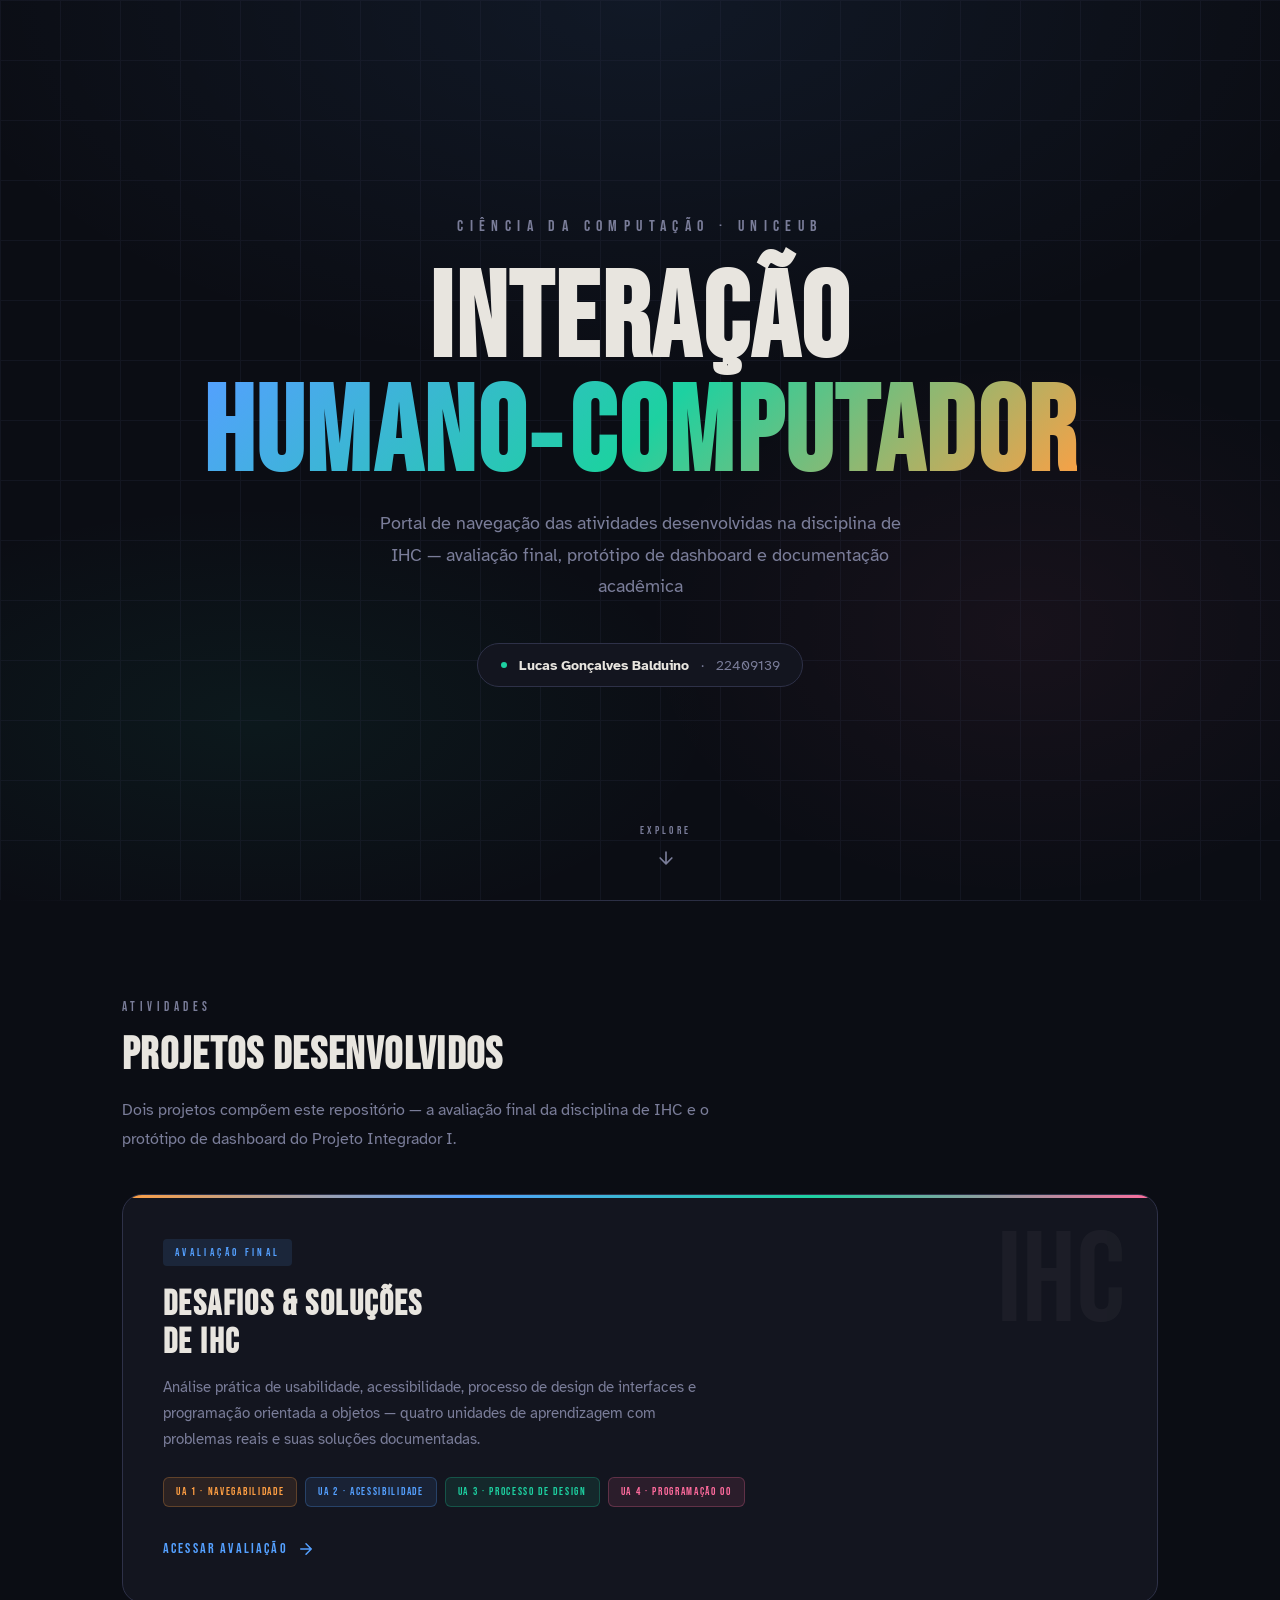
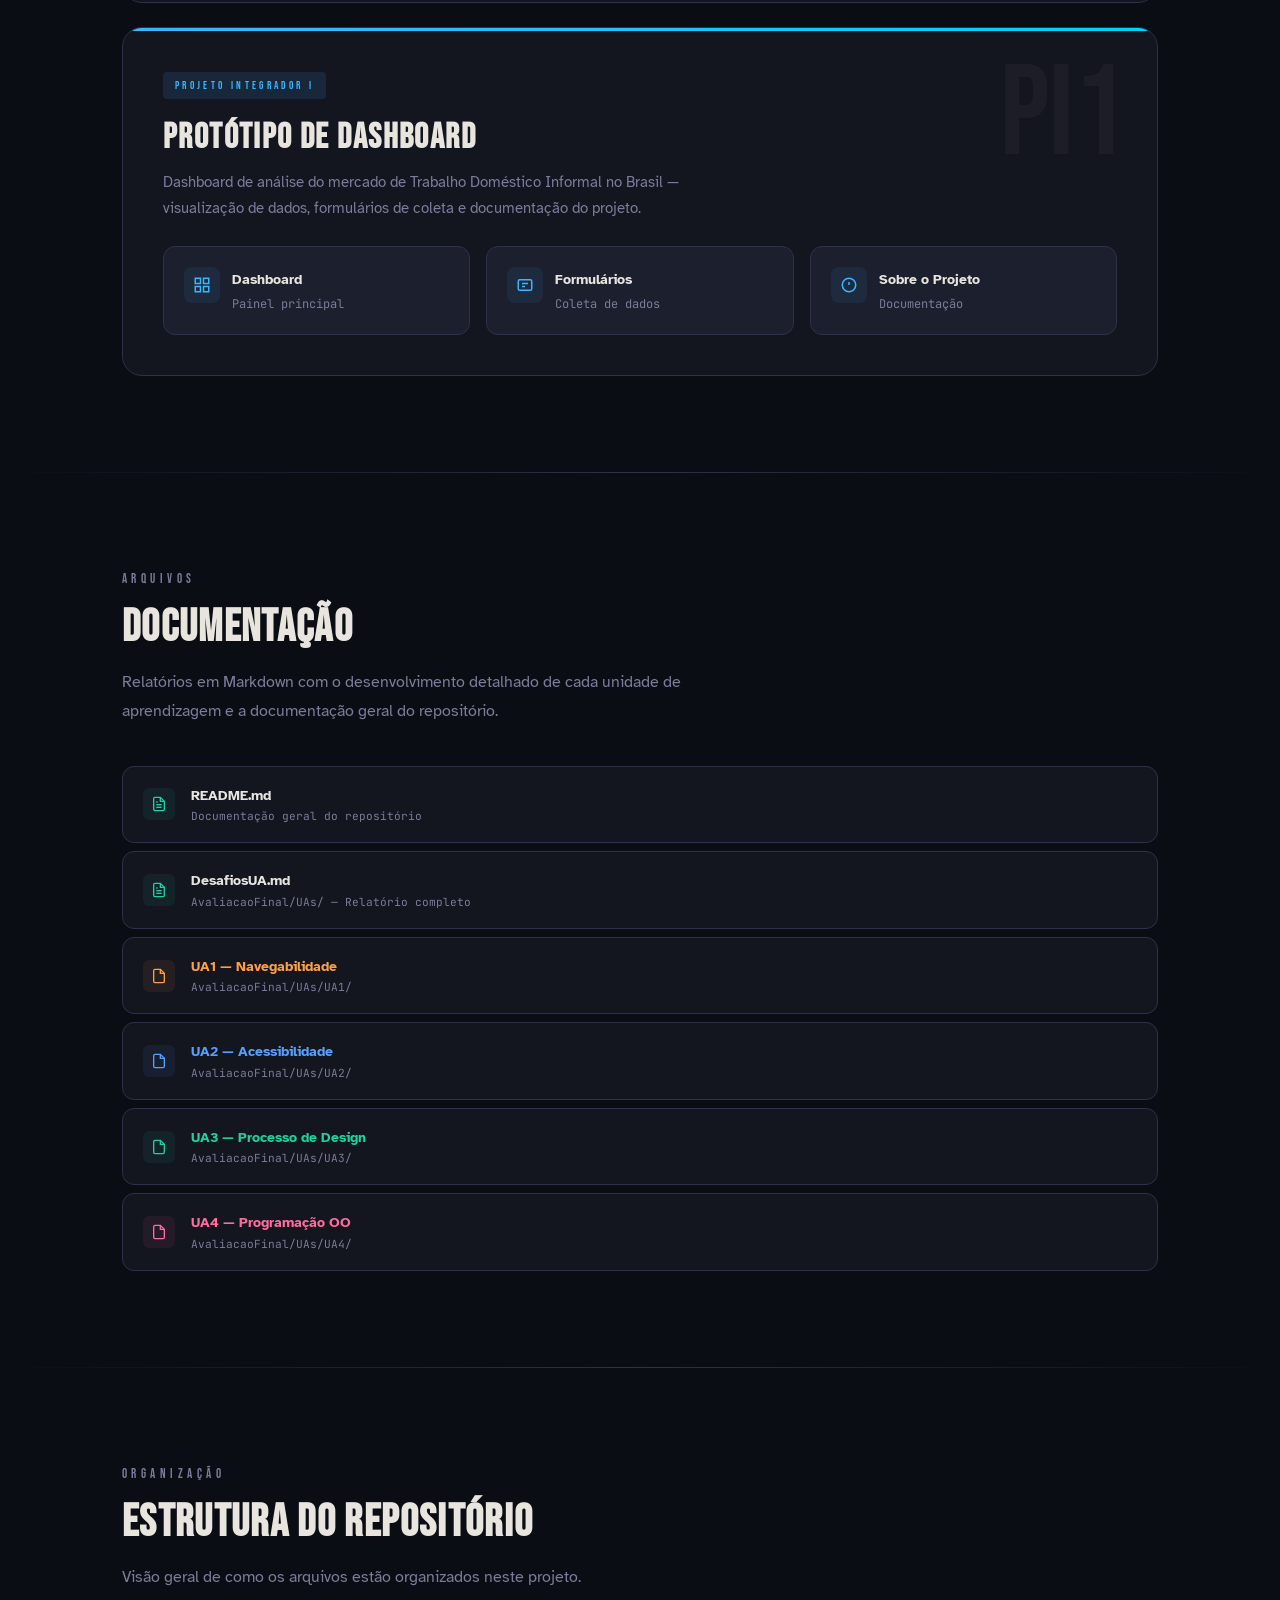
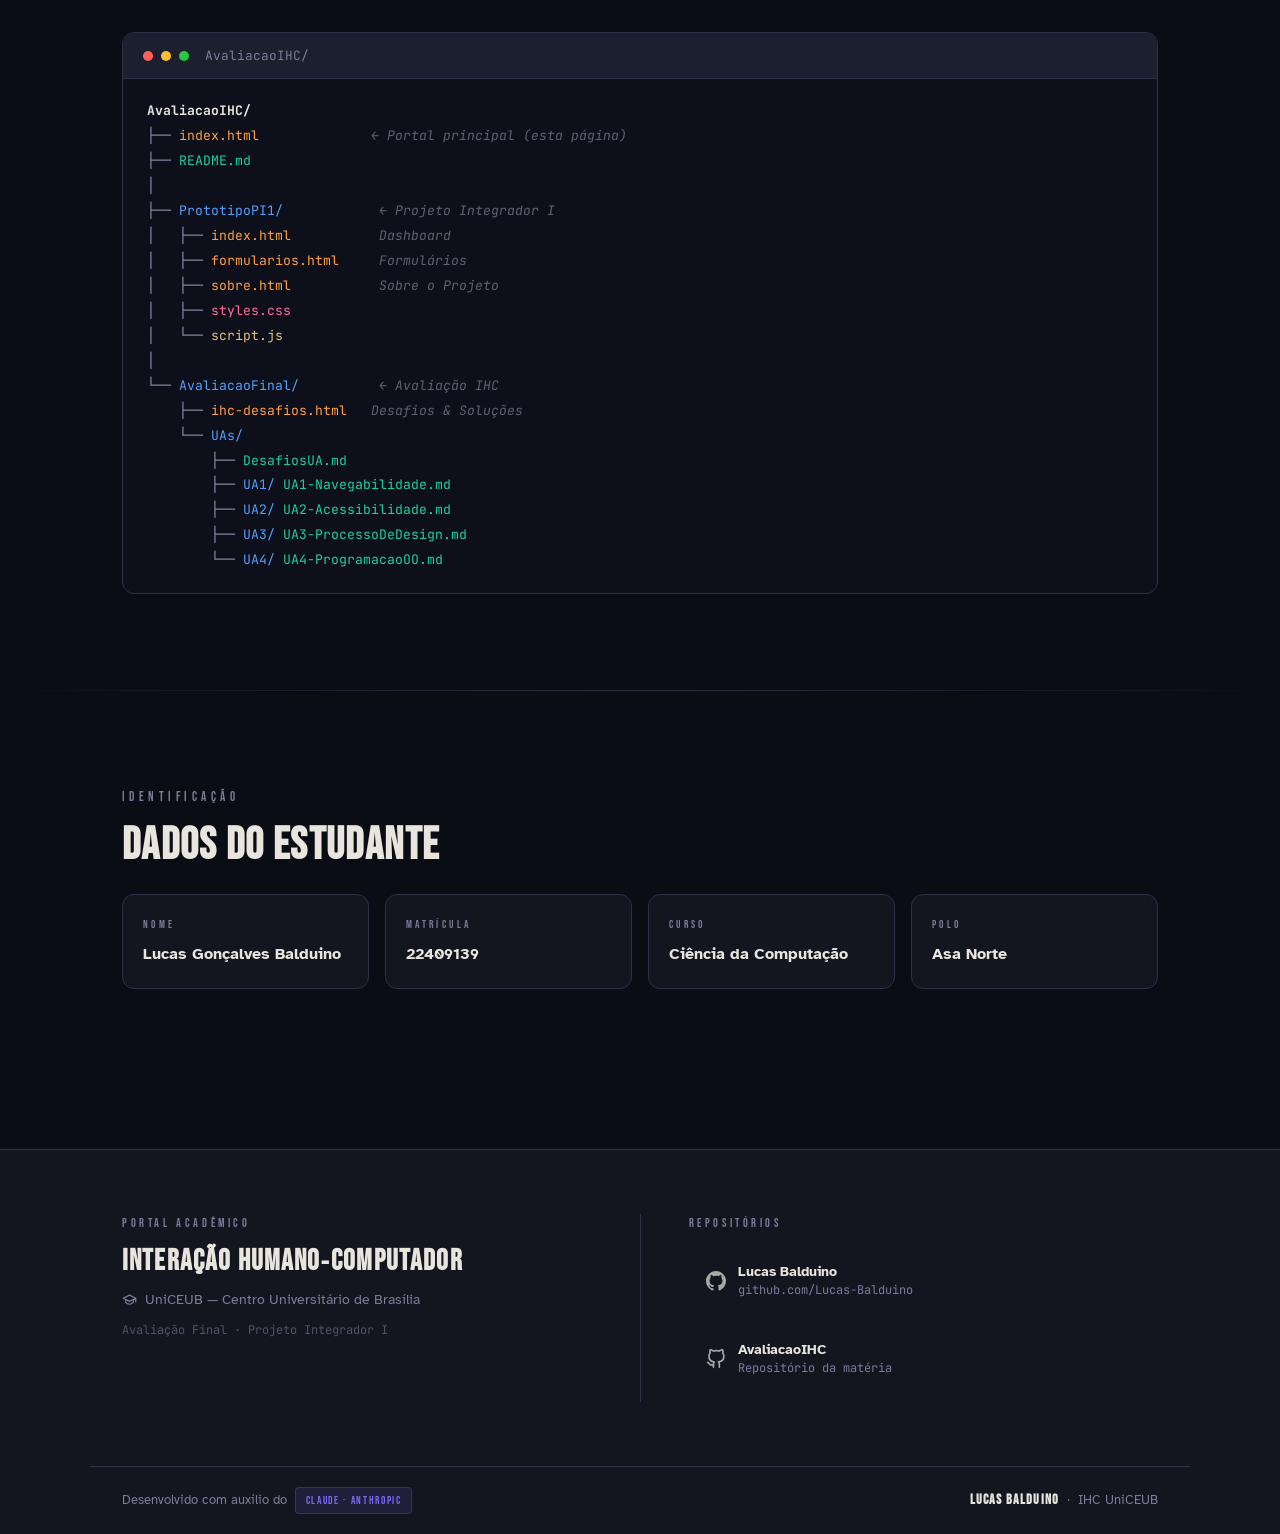
<file: index.html>
<!DOCTYPE html>
<html lang="pt-BR">
<head>
  <meta charset="UTF-8">
  <meta name="viewport" content="width=device-width, initial-scale=1.0">
  <meta name="description" content="Portal de navegação das atividades de Interação Humano-Computador (IHC) — UniCEUB. Acesse a avaliação final com os desafios das UAs e o protótipo de dashboard do Projeto Integrador I.">
  <title>IHC — Portal de Atividades | Lucas Balduino · UniCEUB</title>

  <!--
    ══════════════════════════════════════════════
    ACESSIBILIDADE — Prática 1: Fontes Legíveis
    Atkinson Hyperlegible: projetada pela Braille
    Institute para maximizar legibilidade, incluindo
    pessoas com baixa visão.
    Bebas Neue: títulos display com alta distinção.
    JetBrains Mono: detalhes técnicos monoespaçados.
    ══════════════════════════════════════════════
  -->
  <link rel="preconnect" href="https://fonts.googleapis.com">
  <link href="https://fonts.googleapis.com/css2?family=Bebas+Neue&family=Atkinson+Hyperlegible:ital,wght@0,400;0,700;1,400&family=JetBrains+Mono:wght@400;500&display=swap" rel="stylesheet">

  <style>
    /* ═══════════════════════════════════════════
       DESIGN TOKENS
       Paleta escura de alto contraste.
       Mesmas variáveis de ihc-desafios.html para
       manter coesão visual no repositório.
       ═══════════════════════════════════════════ */
    :root {
      --bg: #0b0d14;
      --surface: #13151f;
      --surface2: #1c1f2e;
      --surface3: #252840;
      --border: #2e3148;
      --text: #e8e5df;
      --muted: #7a7d99;

      /* Cores das Unidades de Aprendizagem */
      --ua1: #ff9f43;
      --ua2: #54a0ff;
      --ua3: #1dd1a1;
      --ua4: #ff6b9d;

      /* Cor do Projeto Integrador */
      --pi: #38b6ff;

      /* Espaçamentos reutilizáveis */
      --section-pad: clamp(3rem, 8vw, 6rem) 2rem;
    }

    /* ═══════════════════════════════════════════
       RESET & BASE
       ═══════════════════════════════════════════ */
    * { margin: 0; padding: 0; box-sizing: border-box; }

    html {
      scroll-behavior: smooth;
    }

    body {
      font-family: 'Atkinson Hyperlegible', sans-serif;
      background: var(--bg);
      color: var(--text);
      line-height: 1.7;
      overflow-x: hidden;
    }

    /* ═══════════════════════════════════════════
       ACESSIBILIDADE — Prática 2: Skip Link
       (WCAG 2.4.1) Permite usuários de teclado
       e leitores de tela pularem diretamente ao
       conteúdo principal, sem percorrer navegação.
       ═══════════════════════════════════════════ */
    .skip-link {
      position: absolute;
      top: -100%;
      left: 1rem;
      z-index: 999;
      padding: 0.75rem 1.5rem;
      background: var(--ua2);
      color: #fff;
      font-weight: 700;
      border-radius: 0 0 8px 8px;
      text-decoration: none;
      transition: top 0.2s;
    }

    .skip-link:focus {
      top: 0;
    }

    /* ═══════════════════════════════════════════
       ACESSIBILIDADE — Prática 3: Focus Visível
       (WCAG 2.4.7) Indicador de foco customizado
       de alto contraste para navegação por teclado.
       ═══════════════════════════════════════════ */
    :focus-visible {
      outline: 2px solid var(--ua2);
      outline-offset: 3px;
    }

    /* ═══════════════════════════════════════════
       ACESSIBILIDADE — Prática 4: Reduced Motion
       (WCAG 2.3.3) Desativa todas as animações e
       transições para usuários que preferem
       movimento reduzido nas configurações do SO.
       ═══════════════════════════════════════════ */
    @media (prefers-reduced-motion: reduce) {
      *, *::before, *::after {
        animation-duration: 0.01ms !important;
        animation-iteration-count: 1 !important;
        transition-duration: 0.01ms !important;
      }
      html { scroll-behavior: auto; }
    }

    /* ═══════════════════════════════════════════
       ACESSIBILIDADE — Prática 5: SR-Only
       Texto visualmente oculto mas acessível a
       leitores de tela para contexto extra.
       ═══════════════════════════════════════════ */
    .sr-only {
      position: absolute;
      width: 1px;
      height: 1px;
      padding: 0;
      margin: -1px;
      overflow: hidden;
      clip: rect(0, 0, 0, 0);
      white-space: nowrap;
      border: 0;
    }

    /* ─────────────────────────────────────────
       HERO
       ───────────────────────────────────────── */
    .hero {
      min-height: 100vh;
      display: flex;
      flex-direction: column;
      justify-content: center;
      align-items: center;
      text-align: center;
      padding: 4rem 2rem;
      position: relative;
      background:
        radial-gradient(ellipse 80% 60% at 50% 0%, rgba(84,160,255,0.08) 0%, transparent 70%),
        radial-gradient(ellipse 60% 40% at 20% 80%, rgba(29,209,161,0.06) 0%, transparent 60%),
        radial-gradient(ellipse 50% 50% at 80% 70%, rgba(255,107,157,0.05) 0%, transparent 60%),
        var(--bg);
    }

    .hero::before {
      content: '';
      position: absolute;
      inset: 0;
      background-image:
        linear-gradient(var(--border) 1px, transparent 1px),
        linear-gradient(90deg, var(--border) 1px, transparent 1px);
      background-size: 60px 60px;
      opacity: 0.25;
      pointer-events: none;
    }

    .hero-eyebrow {
      font-family: 'Bebas Neue', sans-serif;
      font-size: 1rem;
      letter-spacing: 0.4em;
      color: var(--muted);
      margin-bottom: 1.5rem;
      text-transform: uppercase;
      position: relative;
    }

    .hero-title {
      font-family: 'Bebas Neue', sans-serif;
      font-size: clamp(3.2rem, 10vw, 7.5rem);
      line-height: 0.95;
      letter-spacing: 0.02em;
      color: var(--text);
      position: relative;
      margin-bottom: 1rem;
    }

    .hero-title span {
      display: block;
      background: linear-gradient(135deg, #54a0ff 0%, #1dd1a1 50%, #ff9f43 100%);
      -webkit-background-clip: text;
      -webkit-text-fill-color: transparent;
      background-clip: text;
    }

    .hero-subtitle {
      font-size: 1.1rem;
      color: var(--muted);
      max-width: 540px;
      margin: 0 auto 2.5rem;
      position: relative;
      line-height: 1.8;
    }

    .hero-badge {
      display: inline-flex;
      align-items: center;
      gap: 0.75rem;
      padding: 0.6rem 1.4rem;
      background: var(--surface);
      border: 1px solid var(--border);
      border-radius: 100px;
      font-size: 0.85rem;
      color: var(--muted);
      position: relative;
    }

    .hero-badge strong {
      color: var(--text);
      font-weight: 700;
    }

    .hero-badge-dot {
      width: 6px;
      height: 6px;
      border-radius: 50%;
      background: var(--ua3);
    }

    /* Scroll indicator */
    .scroll-hint {
      position: absolute;
      bottom: 2rem;
      left: 50%;
      transform: translateX(-50%);
      display: flex;
      flex-direction: column;
      align-items: center;
      gap: 0.5rem;
      color: var(--muted);
      opacity: 0.5;
      animation: scrollPulse 2s ease-in-out infinite;
    }

    .scroll-hint-text {
      font-family: 'Bebas Neue', sans-serif;
      font-size: 0.7rem;
      letter-spacing: 0.3em;
      text-transform: uppercase;
    }

    @keyframes scrollPulse {
      0%, 100% { opacity: 0.3; transform: translateX(-50%) translateY(0); }
      50% { opacity: 0.7; transform: translateX(-50%) translateY(6px); }
    }

    /* ─────────────────────────────────────────
       SECTION LAYOUT
       ───────────────────────────────────────── */
    .section {
      padding: var(--section-pad);
      max-width: 1100px;
      margin: 0 auto;
    }

    .section-divider {
      border: none;
      height: 1px;
      background: linear-gradient(90deg, transparent, var(--border), transparent);
      margin: 0;
    }

    .section-eyebrow {
      font-family: 'Bebas Neue', sans-serif;
      font-size: 0.8rem;
      letter-spacing: 0.35em;
      text-transform: uppercase;
      color: var(--muted);
      margin-bottom: 0.75rem;
    }

    .section-title {
      font-family: 'Bebas Neue', sans-serif;
      font-size: clamp(1.8rem, 4vw, 2.8rem);
      letter-spacing: 0.03em;
      line-height: 1.1;
      color: var(--text);
      margin-bottom: 1rem;
    }

    .section-desc {
      font-size: 1rem;
      color: var(--muted);
      max-width: 600px;
      line-height: 1.8;
      margin-bottom: 2.5rem;
    }

    /* ─────────────────────────────────────────
       PROJECT CARDS
       ───────────────────────────────────────── */
    .projects-grid {
      display: grid;
      gap: 1.5rem;
    }

    /* --- Card: Avaliação Final (Large featured) --- */
    .project-card {
      background: var(--surface);
      border: 1px solid var(--border);
      border-radius: 20px;
      overflow: hidden;
      text-decoration: none;
      color: var(--text);
      display: block;
      transition: border-color 0.3s, box-shadow 0.3s, transform 0.3s;
      position: relative;
    }

    .project-card:hover {
      transform: translateY(-4px);
    }

    .project-card--avaliacao:hover {
      border-color: rgba(84,160,255,0.4);
      box-shadow: 0 20px 60px rgba(84,160,255,0.1), 0 8px 24px rgba(0,0,0,0.3);
    }

    .project-card--dashboard:hover {
      border-color: rgba(56,182,255,0.4);
      box-shadow: 0 20px 60px rgba(56,182,255,0.1), 0 8px 24px rgba(0,0,0,0.3);
    }

    .card-inner {
      padding: 2.5rem;
    }

    .card-badge {
      font-family: 'Bebas Neue', sans-serif;
      font-size: 0.7rem;
      letter-spacing: 0.3em;
      text-transform: uppercase;
      padding: 0.25rem 0.75rem;
      border-radius: 4px;
      display: inline-block;
      margin-bottom: 1.25rem;
    }

    .card-badge--avaliacao {
      background: rgba(84,160,255,0.12);
      color: var(--ua2);
    }

    .card-badge--pi {
      background: rgba(56,182,255,0.12);
      color: var(--pi);
    }

    .card-title {
      font-family: 'Bebas Neue', sans-serif;
      font-size: clamp(1.5rem, 3vw, 2.2rem);
      letter-spacing: 0.04em;
      line-height: 1.1;
      margin-bottom: 0.75rem;
    }

    .card-desc {
      font-size: 0.95rem;
      color: var(--muted);
      line-height: 1.7;
      margin-bottom: 1.5rem;
      max-width: 550px;
    }

    /* UA color tags */
    .ua-tags {
      display: flex;
      flex-wrap: wrap;
      gap: 0.5rem;
      margin-bottom: 1.75rem;
    }

    .ua-tag {
      font-family: 'Bebas Neue', sans-serif;
      font-size: 0.7rem;
      letter-spacing: 0.15em;
      padding: 0.3rem 0.75rem;
      border-radius: 6px;
      border: 1px solid;
    }

    .ua-tag--1 { background: rgba(255,159,67,0.1); color: var(--ua1); border-color: rgba(255,159,67,0.25); }
    .ua-tag--2 { background: rgba(84,160,255,0.1); color: var(--ua2); border-color: rgba(84,160,255,0.25); }
    .ua-tag--3 { background: rgba(29,209,161,0.1); color: var(--ua3); border-color: rgba(29,209,161,0.25); }
    .ua-tag--4 { background: rgba(255,107,157,0.1); color: var(--ua4); border-color: rgba(255,107,157,0.25); }

    /* CTA arrow */
    .card-cta {
      display: inline-flex;
      align-items: center;
      gap: 0.6rem;
      font-family: 'Bebas Neue', sans-serif;
      font-size: 0.9rem;
      letter-spacing: 0.15em;
      text-transform: uppercase;
    }

    .card-cta--avaliacao { color: var(--ua2); }
    .card-cta--pi { color: var(--pi); }

    .card-cta svg {
      transition: transform 0.2s;
    }

    .project-card:hover .card-cta svg {
      transform: translateX(4px);
    }

    /* Decorative number */
    .card-num {
      position: absolute;
      top: 1.5rem;
      right: 2rem;
      font-family: 'Bebas Neue', sans-serif;
      font-size: clamp(5rem, 10vw, 8rem);
      line-height: 1;
      opacity: 0.04;
      pointer-events: none;
      user-select: none;
    }

    /* Gradient accent bar at top of card */
    .card-accent {
      height: 3px;
    }

    .card-accent--avaliacao {
      background: linear-gradient(90deg, var(--ua1), var(--ua2), var(--ua3), var(--ua4));
    }

    .card-accent--pi {
      background: linear-gradient(90deg, var(--pi), #00d2ff);
    }

    /* ─────────────────────────────────────────
       DASHBOARD SUB-PAGES GRID
       ───────────────────────────────────────── */
    .dashboard-grid {
      display: grid;
      grid-template-columns: repeat(3, 1fr);
      gap: 1rem;
      margin-top: 1.5rem;
    }

    @media (max-width: 700px) {
      .dashboard-grid {
        grid-template-columns: 1fr;
      }
    }

    .dash-page {
      background: var(--surface2);
      border: 1px solid var(--border);
      border-radius: 12px;
      padding: 1.25rem;
      text-decoration: none;
      color: var(--text);
      display: flex;
      align-items: flex-start;
      gap: 0.75rem;
      transition: border-color 0.2s, background 0.2s, transform 0.2s;
    }

    .dash-page:hover {
      background: var(--surface3);
      border-color: rgba(56,182,255,0.3);
      transform: translateY(-2px);
    }

    .dash-page-icon {
      flex-shrink: 0;
      width: 36px;
      height: 36px;
      display: flex;
      align-items: center;
      justify-content: center;
      background: rgba(56,182,255,0.08);
      border-radius: 8px;
      color: var(--pi);
    }

    .dash-page-info {
      display: flex;
      flex-direction: column;
      gap: 0.15rem;
    }

    .dash-page-name {
      font-weight: 700;
      font-size: 0.9rem;
    }

    .dash-page-sub {
      font-size: 0.75rem;
      color: var(--muted);
      font-family: 'JetBrains Mono', monospace;
    }

    /* ─────────────────────────────────────────
       DOCUMENTATION SECTION
       ───────────────────────────────────────── */
    .docs-list {
      display: flex;
      flex-direction: column;
      gap: 0.5rem;
    }

    .doc-link {
      display: flex;
      align-items: center;
      gap: 1rem;
      text-decoration: none;
      color: var(--text);
      padding: 1rem 1.25rem;
      background: var(--surface);
      border: 1px solid var(--border);
      border-radius: 12px;
      transition: background 0.2s, border-color 0.2s, transform 0.2s;
    }

    .doc-link:hover {
      background: var(--surface2);
      border-color: var(--ua3);
      transform: translateX(4px);
    }

    .doc-icon {
      flex-shrink: 0;
      width: 32px;
      height: 32px;
      display: flex;
      align-items: center;
      justify-content: center;
      background: rgba(29,209,161,0.08);
      border-radius: 6px;
      color: var(--ua3);
    }

    .doc-info {
      flex: 1;
      display: flex;
      flex-direction: column;
    }

    .doc-name {
      font-weight: 700;
      font-size: 0.9rem;
    }

    .doc-path {
      font-size: 0.7rem;
      color: var(--muted);
      font-family: 'JetBrains Mono', monospace;
    }

    .doc-arrow {
      color: var(--muted);
      opacity: 0;
      transition: opacity 0.2s, transform 0.2s;
    }

    .doc-link:hover .doc-arrow {
      opacity: 1;
      transform: translateX(2px);
    }

    /* ─────────────────────────────────────────
       REPO STRUCTURE
       ───────────────────────────────────────── */
    .tree-block {
      background: #0d0f1a;
      border: 1px solid var(--border);
      border-radius: 12px;
      overflow: hidden;
      margin-top: 2rem;
    }

    .tree-header {
      display: flex;
      align-items: center;
      gap: 0.5rem;
      padding: 0.75rem 1.25rem;
      background: var(--surface2);
      border-bottom: 1px solid var(--border);
    }

    .tree-dot {
      width: 10px;
      height: 10px;
      border-radius: 50%;
    }

    .tree-dot--red { background: #ff5f56; }
    .tree-dot--yellow { background: #ffbd2e; }
    .tree-dot--green { background: #27c93f; }

    .tree-title {
      font-family: 'JetBrains Mono', monospace;
      font-size: 0.8rem;
      color: var(--muted);
      margin-left: 0.5rem;
    }

    .tree-code {
      font-family: 'JetBrains Mono', monospace;
      font-size: 0.82rem;
      line-height: 1.9;
      padding: 1.25rem 1.5rem;
      color: var(--muted);
      white-space: pre;
      overflow-x: auto;
    }

    .tree-code .folder { color: var(--ua2); }
    .tree-code .file-html { color: var(--ua1); }
    .tree-code .file-css { color: var(--ua4); }
    .tree-code .file-js { color: #e5c07b; }
    .tree-code .file-md { color: var(--ua3); }
    .tree-code .highlight { color: var(--text); font-weight: 700; }
    .tree-code .comment { color: #5c6370; font-style: italic; }

    /* ─────────────────────────────────────────
       STUDENT INFO SECTION
       ───────────────────────────────────────── */
    .student-grid {
      display: grid;
      grid-template-columns: repeat(auto-fit, minmax(200px, 1fr));
      gap: 1rem;
      margin-top: 1.5rem;
    }

    .student-item {
      background: var(--surface);
      border: 1px solid var(--border);
      border-radius: 12px;
      padding: 1.25rem;
    }

    .student-label {
      font-family: 'Bebas Neue', sans-serif;
      font-size: 0.7rem;
      letter-spacing: 0.3em;
      text-transform: uppercase;
      color: var(--muted);
      margin-bottom: 0.4rem;
    }

    .student-value {
      font-weight: 700;
      font-size: 1rem;
      color: var(--text);
    }

    /* ─────────────────────────────────────────
       FOOTER (mesmo padrão de ihc-desafios.html)
       ───────────────────────────────────────── */
    footer {
      border-top: 1px solid var(--border);
      margin-top: 4rem;
      background: var(--surface);
    }

    .footer-inner {
      max-width: 1100px;
      margin: 0 auto;
      padding: 4rem 2rem;
      display: grid;
      grid-template-columns: 1fr auto 1fr;
      gap: 3rem;
      align-items: start;
    }

    @media (max-width: 700px) {
      .footer-inner {
        grid-template-columns: 1fr;
        gap: 2.5rem;
      }
      .footer-sep { display: none; }
    }

    .footer-badge {
      font-family: 'Bebas Neue', sans-serif;
      font-size: 0.75rem;
      letter-spacing: 0.3em;
      text-transform: uppercase;
      color: var(--muted);
      margin-bottom: 0.75rem;
    }

    .footer-subject {
      font-family: 'Bebas Neue', sans-serif;
      font-size: 1.8rem;
      letter-spacing: 0.04em;
      color: var(--text);
      line-height: 1.1;
      margin-bottom: 0.6rem;
    }

    .footer-uni {
      display: flex;
      align-items: center;
      gap: 0.5rem;
      font-size: 0.9rem;
      color: var(--muted);
      margin-bottom: 0.5rem;
    }

    .footer-topics {
      font-family: 'JetBrains Mono', monospace;
      font-size: 0.75rem;
      color: var(--muted);
      opacity: 0.6;
      margin-top: 0.25rem;
    }

    .footer-sep {
      width: 1px;
      align-self: stretch;
      background: var(--border);
    }

    .footer-links-col {
      display: flex;
      flex-direction: column;
      gap: 0;
    }

    .footer-link {
      display: flex;
      align-items: center;
      gap: 0.75rem;
      text-decoration: none;
      color: var(--text);
      padding: 0.9rem 1rem;
      border-radius: 10px;
      border: 1px solid transparent;
      transition: background 0.2s, border-color 0.2s, color 0.2s;
      margin-bottom: 0.5rem;
    }

    .footer-link:hover {
      background: var(--surface2);
      border-color: var(--border);
    }

    .footer-link:hover.personal { color: var(--ua3); }
    .footer-link:hover.repo { color: var(--ua2); }

    .footer-link svg {
      flex-shrink: 0;
      opacity: 0.7;
    }

    .footer-link:hover svg { opacity: 1; }

    .footer-link-info { display: flex; flex-direction: column; }

    .footer-link-label {
      font-weight: 700;
      font-size: 0.9rem;
      line-height: 1.3;
    }

    .footer-link-sub {
      font-size: 0.75rem;
      color: var(--muted);
      font-family: 'JetBrains Mono', monospace;
    }

    .footer-bottom {
      border-top: 1px solid var(--border);
      padding: 1.25rem 2rem;
      max-width: 1100px;
      margin: 0 auto;
      display: flex;
      align-items: center;
      justify-content: space-between;
      gap: 1rem;
      flex-wrap: wrap;
    }

    .footer-claude {
      display: flex;
      align-items: center;
      gap: 0.5rem;
      font-size: 0.8rem;
      color: var(--muted);
    }

    .footer-claude-badge {
      font-family: 'Bebas Neue', sans-serif;
      font-size: 0.7rem;
      letter-spacing: 0.15em;
      padding: 0.2rem 0.6rem;
      border-radius: 4px;
      background: rgba(124, 106, 247, 0.12);
      color: #7c6af7;
      border: 1px solid rgba(124, 106, 247, 0.25);
    }

    .footer-author {
      font-size: 0.8rem;
      color: var(--muted);
    }

    .footer-author strong {
      font-family: 'Bebas Neue', sans-serif;
      font-size: 0.9rem;
      letter-spacing: 0.08em;
      color: var(--text);
    }

    /* ─────────────────────────────────────────
       ANIMATIONS
       ───────────────────────────────────────── */
    @keyframes fadeInUp {
      from { opacity: 0; transform: translateY(24px); }
      to { opacity: 1; transform: translateY(0); }
    }

    .hero > * {
      animation: fadeInUp 0.6s ease forwards;
      opacity: 0;
    }

    .hero-eyebrow { animation-delay: 0.1s; }
    .hero-title   { animation-delay: 0.2s; }
    .hero-subtitle { animation-delay: 0.35s; }
    .hero-badge   { animation-delay: 0.5s; }
    .scroll-hint  { animation-delay: 0.7s; }

    /* Scroll-triggered fade */
    .fade-section {
      opacity: 0;
      transform: translateY(30px);
      transition: opacity 0.6s ease, transform 0.6s ease;
    }

    .fade-section.visible {
      opacity: 1;
      transform: translateY(0);
    }

    /* ─────────────────────────────────────────
       RESPONSIVE
       ───────────────────────────────────────── */
    @media (max-width: 600px) {
      .card-inner { padding: 1.5rem; }
      .card-num { display: none; }
      .student-grid { grid-template-columns: 1fr 1fr; }
    }
  </style>
</head>
<body>

  <!--
    ══════════════════════════════════════════════
    ACESSIBILIDADE — Prática 2: Skip Link
    Permite pular toda a navegação e ir direto ao
    conteúdo principal (WCAG 2.4.1)
    ══════════════════════════════════════════════
  -->
  <a class="skip-link" href="#conteudo-principal">Pular para o conteúdo principal</a>

  <!--
    ══════════════════════════════════════════════
    HERO SECTION
    HTML Semântico: <header> identifica o cabeçalho
    principal da página (WCAG 1.3.1)
    ══════════════════════════════════════════════
  -->
  <header class="hero" role="banner">
    <p class="hero-eyebrow" aria-hidden="true">Ciência da Computação · UniCEUB</p>
    <h1 class="hero-title">
      Interação<br>
      <span>Humano&#8209;Computador</span>
    </h1>
    <p class="hero-subtitle">
      Portal de navegação das atividades desenvolvidas na disciplina de IHC — 
      avaliação final, protótipo de dashboard e documentação acadêmica
    </p>
    <div class="hero-badge">
      <span class="hero-badge-dot" aria-hidden="true"></span>
      <strong>Lucas Gonçalves Balduino</strong>
      <span aria-hidden="true">·</span>
      <span>22409139</span>
    </div>

    <div class="scroll-hint" aria-hidden="true">
      <span class="scroll-hint-text">Explore</span>
      <svg width="20" height="20" viewBox="0 0 24 24" fill="none" stroke="currentColor" stroke-width="2" stroke-linecap="round" stroke-linejoin="round"><path d="M12 5v14M19 12l-7 7-7-7"/></svg>
    </div>
  </header>

  <hr class="section-divider">

  <!--
    ══════════════════════════════════════════════
    CONTEÚDO PRINCIPAL
    HTML Semântico: <main> identifica a região
    principal — um único <main> por página (WCAG 1.3.1)
    ══════════════════════════════════════════════
  -->
  <main id="conteudo-principal">

    <!-- ═══════════════════════════════════════
         SEÇÃO: PROJETOS
         ═══════════════════════════════════════ -->
    <section class="section fade-section" aria-labelledby="projetos-titulo">
      <p class="section-eyebrow" aria-hidden="true">Atividades</p>
      <h2 id="projetos-titulo" class="section-title">Projetos Desenvolvidos</h2>
      <p class="section-desc">
        Dois projetos compõem este repositório — a avaliação final da disciplina de IHC 
        e o protótipo de dashboard do Projeto Integrador I.
      </p>

      <div class="projects-grid">

        <!--
          ──────────────────────────────────────
          CARD 1: Avaliação Final IHC
          ACESSIBILIDADE: link descritivo com
          aria-label para contexto completo
          ──────────────────────────────────────
        -->
        <a href="AvaliacaoFinal/ihc-desafios.html"
           class="project-card project-card--avaliacao"
           aria-label="Acessar a página de Desafios e Soluções da avaliação final de IHC, contendo as quatro Unidades de Aprendizagem">
          <div class="card-accent card-accent--avaliacao" aria-hidden="true"></div>
          <div class="card-inner">
            <span class="card-badge card-badge--avaliacao">Avaliação Final</span>
            <h3 class="card-title">Desafios & Soluções<br>de IHC</h3>
            <p class="card-desc">
              Análise prática de usabilidade, acessibilidade, processo de design de interfaces 
              e programação orientada a objetos — quatro unidades de aprendizagem com problemas 
              reais e suas soluções documentadas.
            </p>
            <div class="ua-tags" aria-label="Unidades de Aprendizagem abordadas">
              <span class="ua-tag ua-tag--1">UA 1 · Navegabilidade</span>
              <span class="ua-tag ua-tag--2">UA 2 · Acessibilidade</span>
              <span class="ua-tag ua-tag--3">UA 3 · Processo de Design</span>
              <span class="ua-tag ua-tag--4">UA 4 · Programação OO</span>
            </div>
            <span class="card-cta card-cta--avaliacao">
              Acessar Avaliação
              <svg width="18" height="18" viewBox="0 0 24 24" fill="none" stroke="currentColor" stroke-width="2" stroke-linecap="round" stroke-linejoin="round" aria-hidden="true"><path d="M5 12h14M12 5l7 7-7 7"/></svg>
            </span>
          </div>
          <div class="card-num" aria-hidden="true">IHC</div>
        </a>

        <!--
          ──────────────────────────────────────
          CARD 2: Protótipo de Dashboard
          ──────────────────────────────────────
        -->
        <div class="project-card project-card--dashboard" role="region" aria-labelledby="dashboard-titulo">
          <div class="card-accent card-accent--pi" aria-hidden="true"></div>
          <div class="card-inner">
            <span class="card-badge card-badge--pi">Projeto Integrador I</span>
            <h3 id="dashboard-titulo" class="card-title">Protótipo de Dashboard</h3>
            <p class="card-desc">
              Dashboard de análise do mercado de Trabalho Doméstico Informal no Brasil — 
              visualização de dados, formulários de coleta e documentação do projeto.
            </p>

            <!--
              ACESSIBILIDADE — Prática 6: Navegação Clara
              Links com texto descritivo e ícones
              decorativos marcados com aria-hidden
              (WCAG 2.4.4 — Link Purpose)
            -->
            <nav aria-label="Páginas do protótipo de dashboard">
              <div class="dashboard-grid">
                <a href="PrototipoPI1/index.html" class="dash-page" aria-label="Acessar o painel principal do dashboard">
                  <div class="dash-page-icon" aria-hidden="true">
                    <svg width="18" height="18" viewBox="0 0 24 24" fill="none" stroke="currentColor" stroke-width="2"><rect x="3" y="3" width="7" height="7"/><rect x="14" y="3" width="7" height="7"/><rect x="3" y="14" width="7" height="7"/><rect x="14" y="14" width="7" height="7"/></svg>
                  </div>
                  <div class="dash-page-info">
                    <span class="dash-page-name">Dashboard</span>
                    <span class="dash-page-sub">Painel principal</span>
                  </div>
                </a>
                <a href="PrototipoPI1/formularios.html" class="dash-page" aria-label="Acessar os formulários de coleta de dados">
                  <div class="dash-page-icon" aria-hidden="true">
                    <svg width="18" height="18" viewBox="0 0 24 24" fill="none" stroke="currentColor" stroke-width="2"><rect x="3" y="5" width="18" height="14" rx="2"/><path d="M8 10h8M8 14h4"/></svg>
                  </div>
                  <div class="dash-page-info">
                    <span class="dash-page-name">Formulários</span>
                    <span class="dash-page-sub">Coleta de dados</span>
                  </div>
                </a>
                <a href="PrototipoPI1/sobre.html" class="dash-page" aria-label="Acessar a página sobre o projeto integrador">
                  <div class="dash-page-icon" aria-hidden="true">
                    <svg width="18" height="18" viewBox="0 0 24 24" fill="none" stroke="currentColor" stroke-width="2"><circle cx="12" cy="12" r="9"/><line x1="12" y1="8" x2="12" y2="12"/><line x1="12" y1="16" x2="12.01" y2="16"/></svg>
                  </div>
                  <div class="dash-page-info">
                    <span class="dash-page-name">Sobre o Projeto</span>
                    <span class="dash-page-sub">Documentação</span>
                  </div>
                </a>
              </div>
            </nav>
          </div>
          <div class="card-num" aria-hidden="true">PI1</div>
        </div>

      </div>
    </section>

    <hr class="section-divider">

    <!-- ═══════════════════════════════════════
         SEÇÃO: DOCUMENTAÇÃO
         ═══════════════════════════════════════ -->
    <section class="section fade-section" aria-labelledby="docs-titulo">
      <p class="section-eyebrow" aria-hidden="true">Arquivos</p>
      <h2 id="docs-titulo" class="section-title">Documentação</h2>
      <p class="section-desc">
        Relatórios em Markdown com o desenvolvimento detalhado de cada unidade 
        de aprendizagem e a documentação geral do repositório.
      </p>

      <nav class="docs-list" aria-label="Lista de documentos do repositório">
        <a href="https://github.com/Lucas-Balduino/AvaliacaoIHC/blob/main/README.md"
           target="_blank" rel="noopener noreferrer"
           class="doc-link"
           aria-label="Abrir README.md no GitHub — documentação geral do repositório">
          <div class="doc-icon" aria-hidden="true">
            <svg width="16" height="16" viewBox="0 0 24 24" fill="none" stroke="currentColor" stroke-width="2"><path d="M14 2H6a2 2 0 0 0-2 2v16a2 2 0 0 0 2 2h12a2 2 0 0 0 2-2V8z"/><polyline points="14 2 14 8 20 8"/><line x1="16" y1="13" x2="8" y2="13"/><line x1="16" y1="17" x2="8" y2="17"/><polyline points="10 9 9 9 8 9"/></svg>
          </div>
          <div class="doc-info">
            <span class="doc-name">README.md</span>
            <span class="doc-path">Documentação geral do repositório</span>
          </div>
          <svg class="doc-arrow" width="16" height="16" viewBox="0 0 24 24" fill="none" stroke="currentColor" stroke-width="2" aria-hidden="true"><path d="M5 12h14M12 5l7 7-7 7"/></svg>
        </a>

        <a href="https://github.com/Lucas-Balduino/AvaliacaoIHC/blob/main/AvaliacaoFinal/UAs/DesafiosUA.md"
           target="_blank" rel="noopener noreferrer"
           class="doc-link"
           aria-label="Abrir DesafiosUA.md no GitHub — relatório completo dos desafios">
          <div class="doc-icon" aria-hidden="true">
            <svg width="16" height="16" viewBox="0 0 24 24" fill="none" stroke="currentColor" stroke-width="2"><path d="M14 2H6a2 2 0 0 0-2 2v16a2 2 0 0 0 2 2h12a2 2 0 0 0 2-2V8z"/><polyline points="14 2 14 8 20 8"/><line x1="16" y1="13" x2="8" y2="13"/><line x1="16" y1="17" x2="8" y2="17"/><polyline points="10 9 9 9 8 9"/></svg>
          </div>
          <div class="doc-info">
            <span class="doc-name">DesafiosUA.md</span>
            <span class="doc-path">AvaliacaoFinal/UAs/ — Relatório completo</span>
          </div>
          <svg class="doc-arrow" width="16" height="16" viewBox="0 0 24 24" fill="none" stroke="currentColor" stroke-width="2" aria-hidden="true"><path d="M5 12h14M12 5l7 7-7 7"/></svg>
        </a>

        <a href="https://github.com/Lucas-Balduino/AvaliacaoIHC/blob/main/AvaliacaoFinal/UAs/UA1/UA1-Navegabilidade.md"
           target="_blank" rel="noopener noreferrer"
           class="doc-link"
           aria-label="Abrir UA1 Navegabilidade no GitHub">
          <div class="doc-icon" style="background:rgba(255,159,67,0.08);color:var(--ua1)" aria-hidden="true">
            <svg width="16" height="16" viewBox="0 0 24 24" fill="none" stroke="currentColor" stroke-width="2"><path d="M14 2H6a2 2 0 0 0-2 2v16a2 2 0 0 0 2 2h12a2 2 0 0 0 2-2V8z"/><polyline points="14 2 14 8 20 8"/></svg>
          </div>
          <div class="doc-info">
            <span class="doc-name" style="color:var(--ua1)">UA1 — Navegabilidade</span>
            <span class="doc-path">AvaliacaoFinal/UAs/UA1/</span>
          </div>
          <svg class="doc-arrow" width="16" height="16" viewBox="0 0 24 24" fill="none" stroke="currentColor" stroke-width="2" aria-hidden="true"><path d="M5 12h14M12 5l7 7-7 7"/></svg>
        </a>

        <a href="https://github.com/Lucas-Balduino/AvaliacaoIHC/blob/main/AvaliacaoFinal/UAs/UA2/UA2-Acessibilidade.md"
           target="_blank" rel="noopener noreferrer"
           class="doc-link"
           aria-label="Abrir UA2 Acessibilidade no GitHub">
          <div class="doc-icon" style="background:rgba(84,160,255,0.08);color:var(--ua2)" aria-hidden="true">
            <svg width="16" height="16" viewBox="0 0 24 24" fill="none" stroke="currentColor" stroke-width="2"><path d="M14 2H6a2 2 0 0 0-2 2v16a2 2 0 0 0 2 2h12a2 2 0 0 0 2-2V8z"/><polyline points="14 2 14 8 20 8"/></svg>
          </div>
          <div class="doc-info">
            <span class="doc-name" style="color:var(--ua2)">UA2 — Acessibilidade</span>
            <span class="doc-path">AvaliacaoFinal/UAs/UA2/</span>
          </div>
          <svg class="doc-arrow" width="16" height="16" viewBox="0 0 24 24" fill="none" stroke="currentColor" stroke-width="2" aria-hidden="true"><path d="M5 12h14M12 5l7 7-7 7"/></svg>
        </a>

        <a href="https://github.com/Lucas-Balduino/AvaliacaoIHC/blob/main/AvaliacaoFinal/UAs/UA3/UA3-ProcessoDeDesign.md"
           target="_blank" rel="noopener noreferrer"
           class="doc-link"
           aria-label="Abrir UA3 Processo de Design no GitHub">
          <div class="doc-icon" style="background:rgba(29,209,161,0.08);color:var(--ua3)" aria-hidden="true">
            <svg width="16" height="16" viewBox="0 0 24 24" fill="none" stroke="currentColor" stroke-width="2"><path d="M14 2H6a2 2 0 0 0-2 2v16a2 2 0 0 0 2 2h12a2 2 0 0 0 2-2V8z"/><polyline points="14 2 14 8 20 8"/></svg>
          </div>
          <div class="doc-info">
            <span class="doc-name" style="color:var(--ua3)">UA3 — Processo de Design</span>
            <span class="doc-path">AvaliacaoFinal/UAs/UA3/</span>
          </div>
          <svg class="doc-arrow" width="16" height="16" viewBox="0 0 24 24" fill="none" stroke="currentColor" stroke-width="2" aria-hidden="true"><path d="M5 12h14M12 5l7 7-7 7"/></svg>
        </a>

        <a href="https://github.com/Lucas-Balduino/AvaliacaoIHC/blob/main/AvaliacaoFinal/UAs/UA4/UA4-ProgramacaoOO.md"
           target="_blank" rel="noopener noreferrer"
           class="doc-link"
           aria-label="Abrir UA4 Programação OO no GitHub">
          <div class="doc-icon" style="background:rgba(255,107,157,0.08);color:var(--ua4)" aria-hidden="true">
            <svg width="16" height="16" viewBox="0 0 24 24" fill="none" stroke="currentColor" stroke-width="2"><path d="M14 2H6a2 2 0 0 0-2 2v16a2 2 0 0 0 2 2h12a2 2 0 0 0 2-2V8z"/><polyline points="14 2 14 8 20 8"/></svg>
          </div>
          <div class="doc-info">
            <span class="doc-name" style="color:var(--ua4)">UA4 — Programação OO</span>
            <span class="doc-path">AvaliacaoFinal/UAs/UA4/</span>
          </div>
          <svg class="doc-arrow" width="16" height="16" viewBox="0 0 24 24" fill="none" stroke="currentColor" stroke-width="2" aria-hidden="true"><path d="M5 12h14M12 5l7 7-7 7"/></svg>
        </a>
      </nav>
    </section>

    <hr class="section-divider">

    <!-- ═══════════════════════════════════════
         SEÇÃO: ESTRUTURA DO REPOSITÓRIO
         ═══════════════════════════════════════ -->
    <section class="section fade-section" aria-labelledby="estrutura-titulo">
      <p class="section-eyebrow" aria-hidden="true">Organização</p>
      <h2 id="estrutura-titulo" class="section-title">Estrutura do Repositório</h2>
      <p class="section-desc">
        Visão geral de como os arquivos estão organizados neste projeto.
      </p>

      <div class="tree-block" role="img" aria-label="Árvore de diretórios do repositório mostrando a organização dos arquivos em pastas: PrototipoPI1 para o dashboard, AvaliacaoFinal para os desafios de IHC e UAs para os markdowns">
        <div class="tree-header" aria-hidden="true">
          <span class="tree-dot tree-dot--red"></span>
          <span class="tree-dot tree-dot--yellow"></span>
          <span class="tree-dot tree-dot--green"></span>
          <span class="tree-title">AvaliacaoIHC/</span>
        </div>
        <div class="tree-code" aria-hidden="true"><span class="highlight">AvaliacaoIHC/</span>
├── <span class="file-html">index.html</span>              <span class="comment">← Portal principal (esta página)</span>
├── <span class="file-md">README.md</span>
│
├── <span class="folder">PrototipoPI1/</span>            <span class="comment">← Projeto Integrador I</span>
│   ├── <span class="file-html">index.html</span>           <span class="comment">Dashboard</span>
│   ├── <span class="file-html">formularios.html</span>     <span class="comment">Formulários</span>
│   ├── <span class="file-html">sobre.html</span>           <span class="comment">Sobre o Projeto</span>
│   ├── <span class="file-css">styles.css</span>
│   └── <span class="file-js">script.js</span>
│
└── <span class="folder">AvaliacaoFinal/</span>          <span class="comment">← Avaliação IHC</span>
    ├── <span class="file-html">ihc-desafios.html</span>   <span class="comment">Desafios & Soluções</span>
    └── <span class="folder">UAs/</span>
        ├── <span class="file-md">DesafiosUA.md</span>
        ├── <span class="folder">UA1/</span> <span class="file-md">UA1-Navegabilidade.md</span>
        ├── <span class="folder">UA2/</span> <span class="file-md">UA2-Acessibilidade.md</span>
        ├── <span class="folder">UA3/</span> <span class="file-md">UA3-ProcessoDeDesign.md</span>
        └── <span class="folder">UA4/</span> <span class="file-md">UA4-ProgramacaoOO.md</span></div>
      </div>
    </section>

    <hr class="section-divider">

    <!-- ═══════════════════════════════════════
         SEÇÃO: IDENTIFICAÇÃO DO ESTUDANTE
         ═══════════════════════════════════════ -->
    <section class="section fade-section" aria-labelledby="aluno-titulo">
      <p class="section-eyebrow" aria-hidden="true">Identificação</p>
      <h2 id="aluno-titulo" class="section-title">Dados do Estudante</h2>

      <div class="student-grid">
        <div class="student-item">
          <div class="student-label">Nome</div>
          <div class="student-value">Lucas Gonçalves Balduino</div>
        </div>
        <div class="student-item">
          <div class="student-label">Matrícula</div>
          <div class="student-value">22409139</div>
        </div>
        <div class="student-item">
          <div class="student-label">Curso</div>
          <div class="student-value">Ciência da Computação</div>
        </div>
        <div class="student-item">
          <div class="student-label">Polo</div>
          <div class="student-value">Asa Norte</div>
        </div>
      </div>
    </section>

  </main>

  <!-- ═══════════════════════════════════════
       FOOTER
       Mesmo padrão visual de ihc-desafios.html
       para manter coesão no repositório.
       ═══════════════════════════════════════ -->
  <footer>
    <div class="footer-inner">

      <!-- Coluna: Informações acadêmicas -->
      <div>
        <p class="footer-badge">Portal Acadêmico</p>
        <h3 class="footer-subject">Interação Humano&#8209;Computador</h3>
        <p class="footer-uni">
          <svg width="15" height="15" viewBox="0 0 24 24" fill="none" stroke="currentColor" stroke-width="2" stroke-linecap="round" stroke-linejoin="round" aria-hidden="true">
            <path d="M22 10v6M2 10l10-5 10 5-10 5z"/><path d="M6 12v5c3 3 9 3 12 0v-5"/>
          </svg>
          UniCEUB — Centro Universitário de Brasília
        </p>
        <p class="footer-topics">Avaliação Final · Projeto Integrador I</p>
      </div>

      <!-- Divisor vertical -->
      <div class="footer-sep" aria-hidden="true"></div>

      <!-- Coluna: Links -->
      <div class="footer-links-col">
        <p class="footer-badge">Repositórios</p>

        <a href="https://github.com/Lucas-Balduino"
           target="_blank" rel="noopener noreferrer"
           class="footer-link personal"
           aria-label="GitHub pessoal de Lucas Balduino">
          <svg width="20" height="20" viewBox="0 0 24 24" fill="currentColor" aria-hidden="true">
            <path d="M12 0C5.374 0 0 5.373 0 12c0 5.302 3.438 9.8 8.207 11.387.599.111.793-.261.793-.577v-2.234c-3.338.726-4.033-1.416-4.033-1.416-.546-1.387-1.333-1.756-1.333-1.756-1.089-.745.083-.729.083-.729 1.205.084 1.839 1.237 1.839 1.237 1.07 1.834 2.807 1.304 3.492.997.107-.775.418-1.305.762-1.604-2.665-.305-5.467-1.334-5.467-5.931 0-1.311.469-2.381 1.236-3.221-.124-.303-.535-1.524.117-3.176 0 0 1.008-.322 3.301 1.23A11.509 11.509 0 0112 5.803c1.02.005 2.047.138 3.006.404 2.291-1.552 3.297-1.23 3.297-1.23.653 1.653.242 2.874.118 3.176.77.84 1.235 1.911 1.235 3.221 0 4.609-2.807 5.624-5.479 5.921.43.372.823 1.102.823 2.222v3.293c0 .319.192.694.801.576C20.566 21.797 24 17.3 24 12c0-6.627-5.373-12-12-12z"/>
          </svg>
          <span class="footer-link-info">
            <span class="footer-link-label">Lucas Balduino</span>
            <span class="footer-link-sub">github.com/Lucas-Balduino</span>
          </span>
        </a>

        <a href="https://github.com/Lucas-Balduino/AvaliacaoIHC"
           target="_blank" rel="noopener noreferrer"
           class="footer-link repo"
           aria-label="Repositório de avaliação de IHC">
          <svg width="20" height="20" viewBox="0 0 24 24" fill="none" stroke="currentColor" stroke-width="2" stroke-linecap="round" stroke-linejoin="round" aria-hidden="true">
            <path d="M9 19c-5 1.5-5-2.5-7-3m14 6v-3.87a3.37 3.37 0 0 0-.94-2.61c3.14-.35 6.44-1.54 6.44-7A5.44 5.44 0 0 0 20 4.77 5.07 5.07 0 0 0 19.91 1S18.73.65 16 2.48a13.38 13.38 0 0 0-7 0C6.27.65 5.09 1 5.09 1A5.07 5.07 0 0 0 5 4.77a5.44 5.44 0 0 0-1.5 3.78c0 5.42 3.3 6.61 6.44 7A3.37 3.37 0 0 0 9 18.13V22"/>
          </svg>
          <span class="footer-link-info">
            <span class="footer-link-label">AvaliacaoIHC</span>
            <span class="footer-link-sub">Repositório da matéria</span>
          </span>
        </a>
      </div>

    </div>

    <!-- Barra inferior -->
    <div class="footer-bottom">
      <div class="footer-claude">
        <span>Desenvolvido com auxílio do</span>
        <span class="footer-claude-badge">Claude · Anthropic</span>
      </div>
      <p class="footer-author">
        <strong>Lucas Balduino</strong> &nbsp;·&nbsp; IHC UniCEUB
      </p>
    </div>
  </footer>

  <!-- ═══════════════════════════════════════
       SCRIPTS
       ═══════════════════════════════════════ -->
  <script>
    // ─── Scroll-triggered fade-in ───
    // Aplica animação de entrada suave nas seções
    // conforme entram no viewport (IntersectionObserver)
    const fadeObserver = new IntersectionObserver((entries) => {
      entries.forEach(entry => {
        if (entry.isIntersecting) {
          entry.target.classList.add('visible');
          fadeObserver.unobserve(entry.target);
        }
      });
    }, { threshold: 0.15 });

    document.querySelectorAll('.fade-section').forEach(el => {
      fadeObserver.observe(el);
    });
  </script>

</body>
</html>
</file>
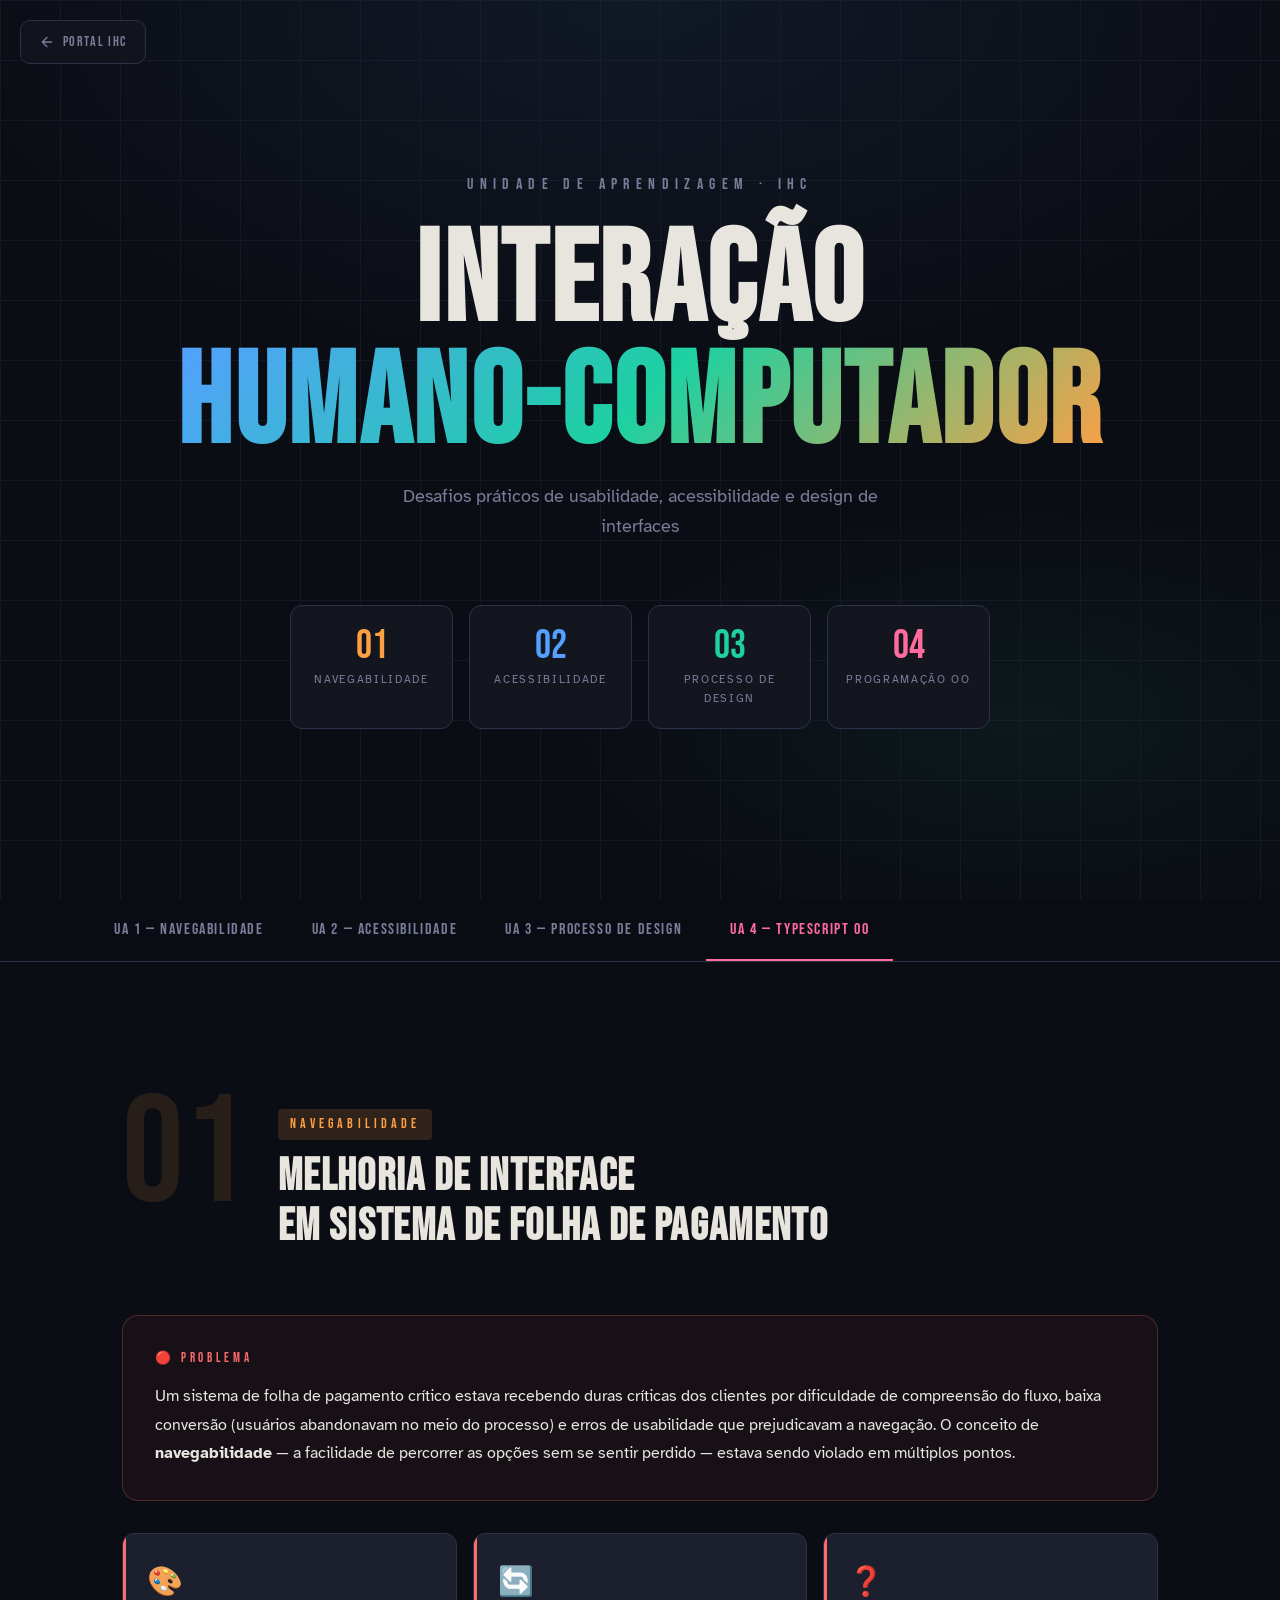
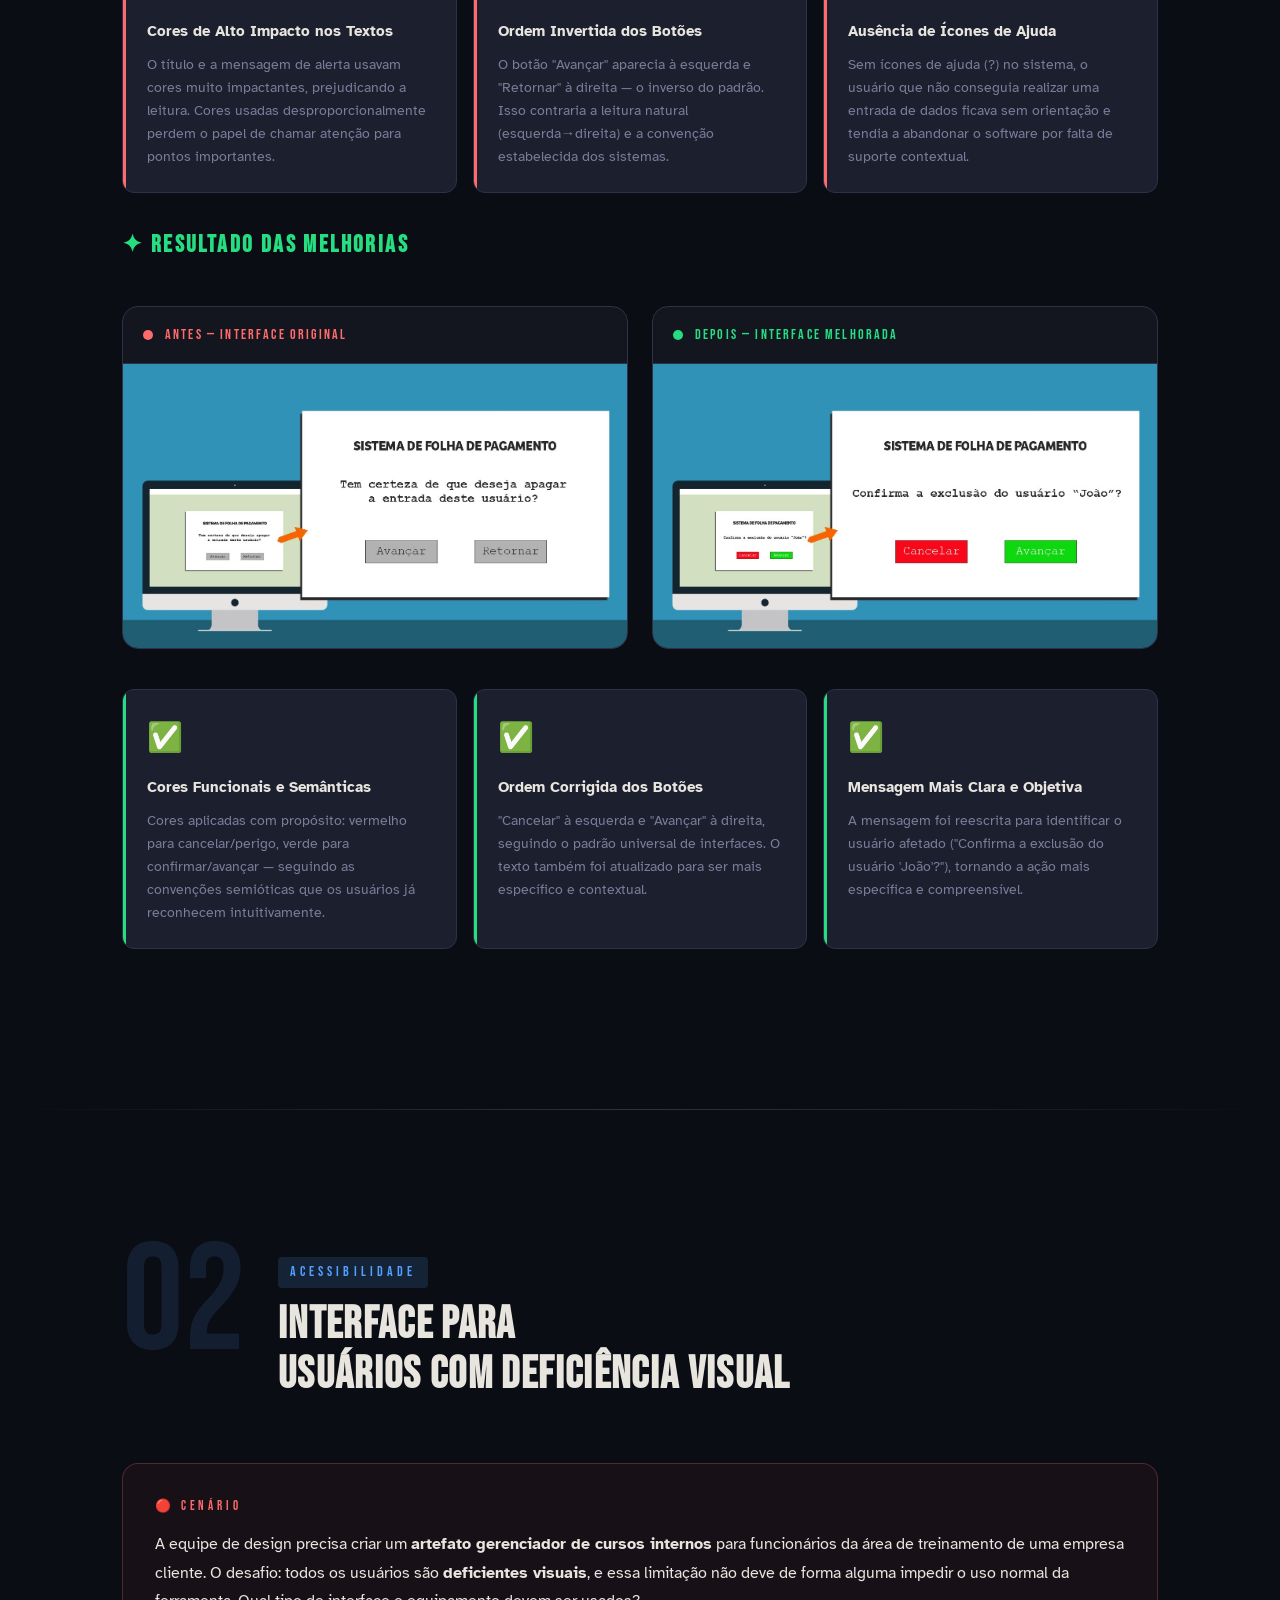
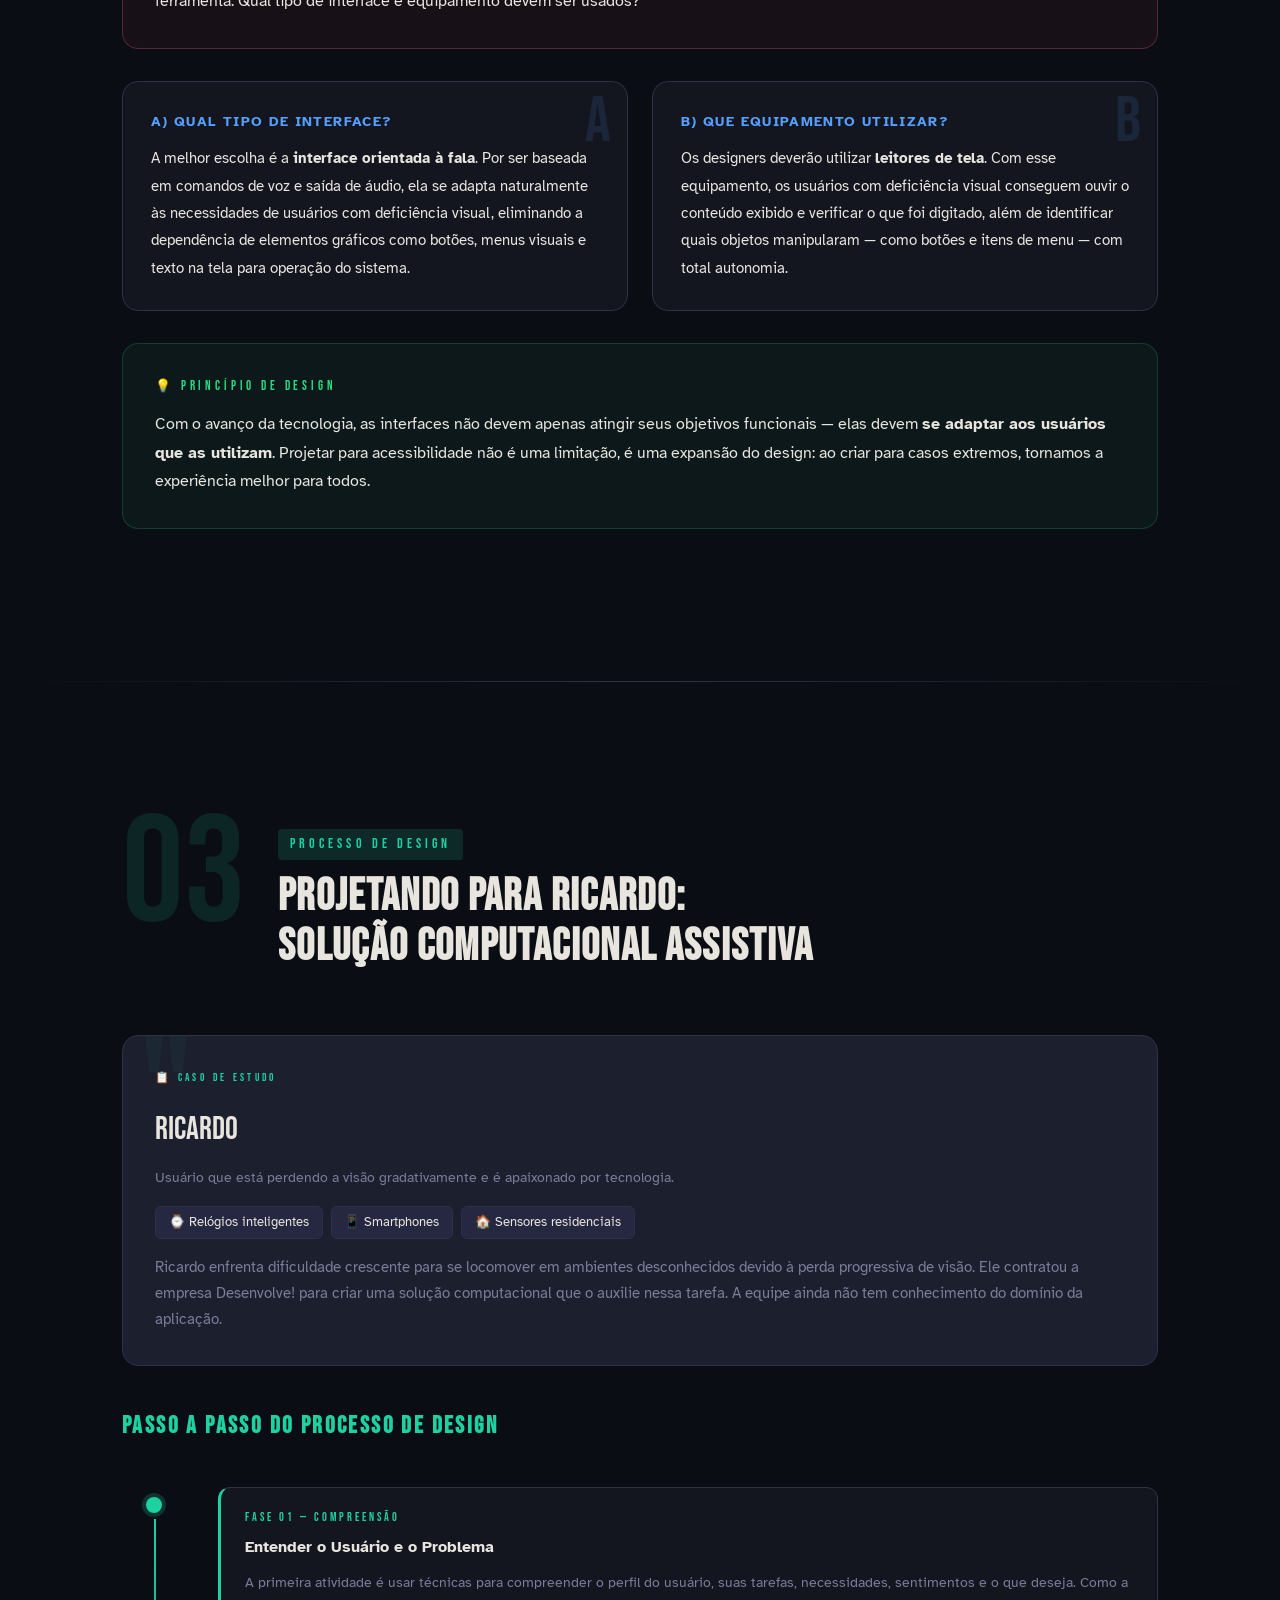
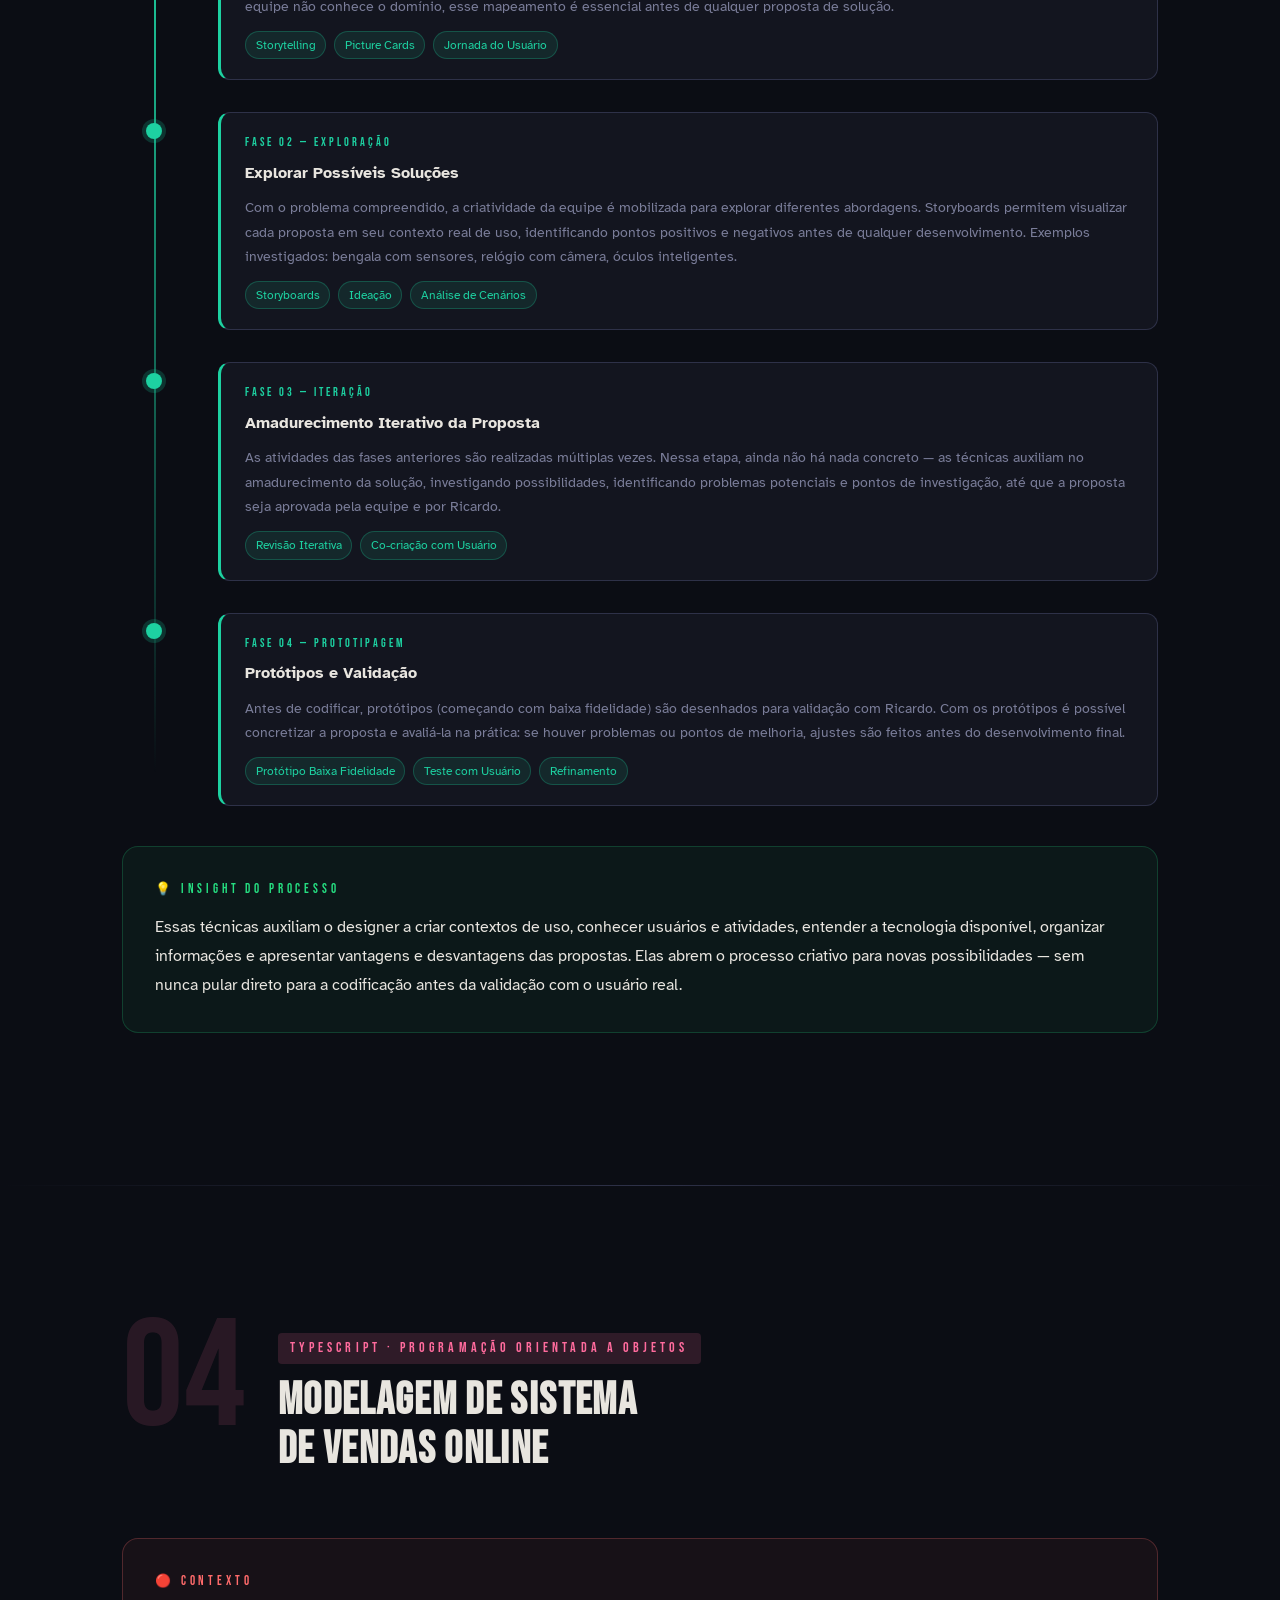
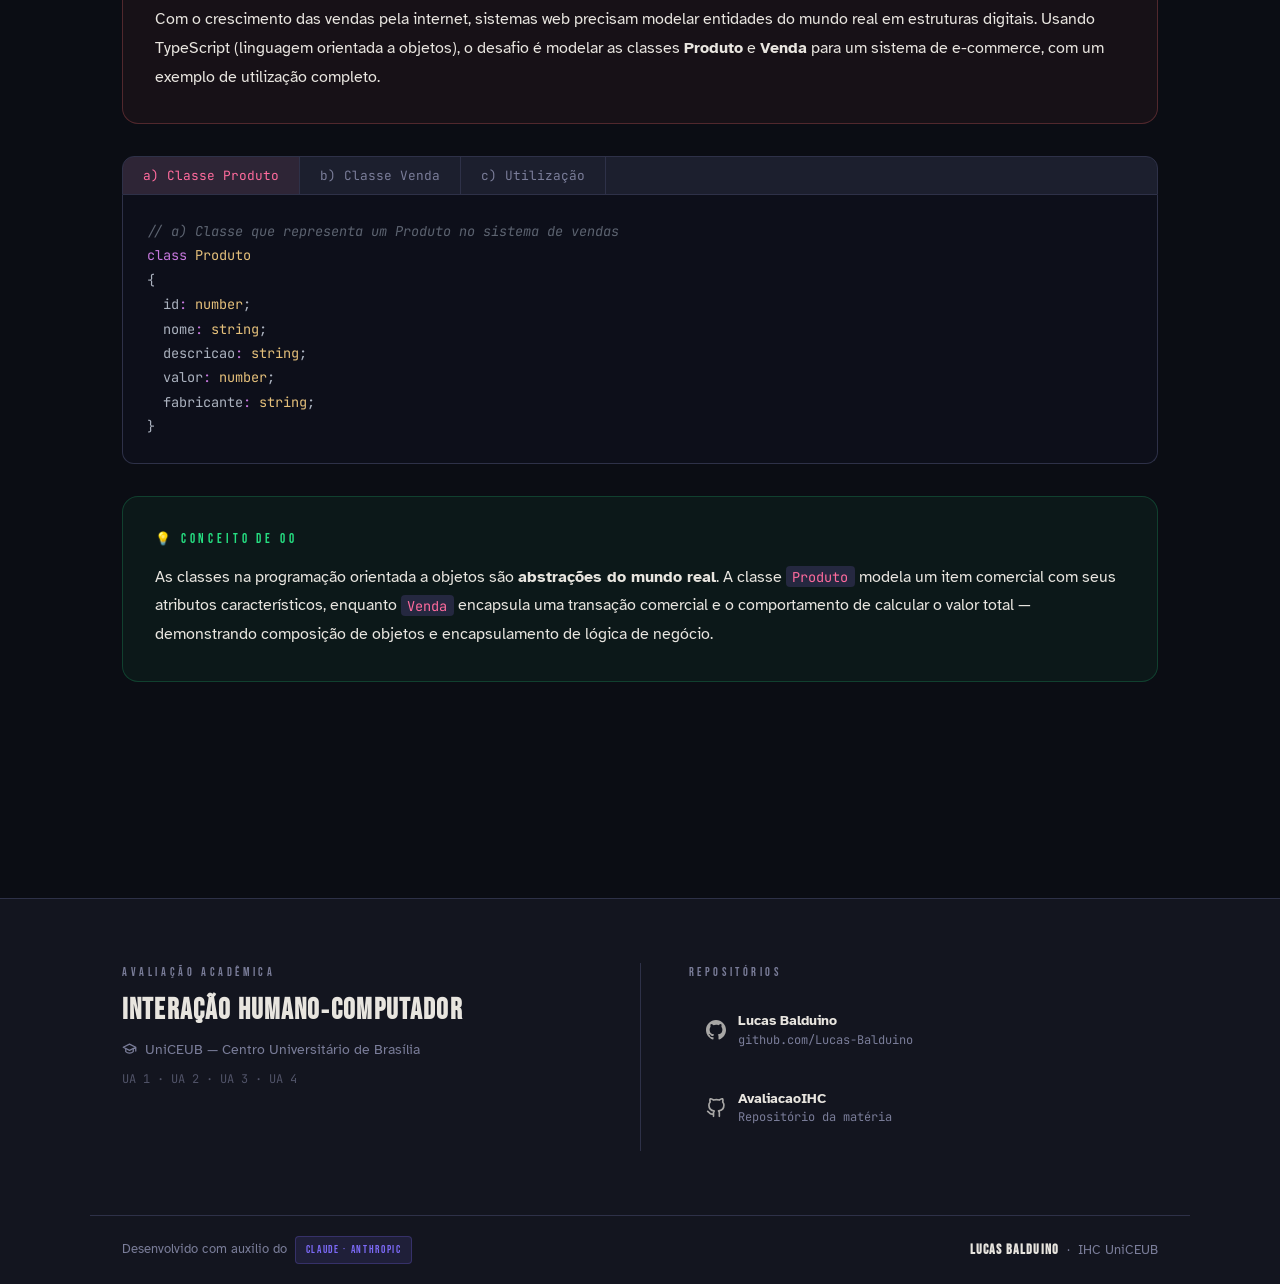
<file: AvaliacaoFinal/ihc-desafios.html>
<!DOCTYPE html>
<html lang="pt-BR">
<head>
  <meta charset="UTF-8">
  <meta name="viewport" content="width=device-width, initial-scale=1.0">
  <title>IHC — Desafios e Soluções</title>
  <link rel="preconnect" href="https://fonts.googleapis.com">
  <link href="https://fonts.googleapis.com/css2?family=Bebas+Neue&family=Atkinson+Hyperlegible:ital,wght@0,400;0,700;1,400&family=JetBrains+Mono:wght@400;500&display=swap" rel="stylesheet">
  <style>
    :root {
      --bg: #0b0d14;
      --surface: #13151f;
      --surface2: #1c1f2e;
      --surface3: #252840;
      --border: #2e3148;
      --text: #e8e5df;
      --muted: #7a7d99;
      --ua1: #ff9f43;
      --ua2: #54a0ff;
      --ua3: #1dd1a1;
      --ua4: #ff6b9d;
      --problem: #ff6b6b;
      --solution: #26de81;
    }

    * { margin: 0; padding: 0; box-sizing: border-box; }

    html { scroll-behavior: smooth; }

    body {
      font-family: 'Atkinson Hyperlegible', sans-serif;
      background: var(--bg);
      color: var(--text);
      line-height: 1.7;
      overflow-x: hidden;
    }

    /* ─── HERO ─── */
    .hero {
      min-height: 100vh;
      display: flex;
      flex-direction: column;
      justify-content: center;
      align-items: center;
      text-align: center;
      padding: 4rem 2rem;
      position: relative;
      background:
        radial-gradient(ellipse 80% 60% at 50% 0%, rgba(84,160,255,0.08) 0%, transparent 70%),
        radial-gradient(ellipse 60% 40% at 80% 80%, rgba(29,209,161,0.06) 0%, transparent 60%),
        var(--bg);
    }

    .hero::before {
      content: '';
      position: absolute;
      inset: 0;
      background-image:
        linear-gradient(var(--border) 1px, transparent 1px),
        linear-gradient(90deg, var(--border) 1px, transparent 1px);
      background-size: 60px 60px;
      opacity: 0.3;
    }

    .hero-eyebrow {
      font-family: 'Bebas Neue', sans-serif;
      font-size: 1rem;
      letter-spacing: 0.4em;
      color: var(--muted);
      margin-bottom: 1.5rem;
      text-transform: uppercase;
      position: relative;
    }

    .hero-title {
      font-family: 'Bebas Neue', sans-serif;
      font-size: clamp(3.5rem, 10vw, 8rem);
      line-height: 0.95;
      letter-spacing: 0.02em;
      color: var(--text);
      position: relative;
      margin-bottom: 1rem;
    }

    .hero-title span {
      display: block;
      background: linear-gradient(135deg, #54a0ff 0%, #1dd1a1 50%, #ff9f43 100%);
      -webkit-background-clip: text;
      -webkit-text-fill-color: transparent;
      background-clip: text;
    }

    .hero-subtitle {
      font-size: 1.1rem;
      color: var(--muted);
      max-width: 500px;
      margin: 0 auto 4rem;
      position: relative;
    }

    .hero-grid {
      display: grid;
      grid-template-columns: repeat(2, 1fr);
      gap: 1rem;
      max-width: 700px;
      width: 100%;
      position: relative;
    }

    @media (min-width: 600px) {
      .hero-grid { grid-template-columns: repeat(4, 1fr); }
    }

    .hero-card {
      background: var(--surface);
      border: 1px solid var(--border);
      border-radius: 12px;
      padding: 1.2rem 1rem;
      text-decoration: none;
      color: var(--text);
      transition: transform 0.2s, border-color 0.2s, box-shadow 0.2s;
      text-align: center;
    }

    .hero-card:hover {
      transform: translateY(-4px);
      box-shadow: 0 12px 40px rgba(0,0,0,0.4);
    }

    .hero-card.ua1:hover { border-color: var(--ua1); box-shadow: 0 12px 40px rgba(255,159,67,0.2); }
    .hero-card.ua2:hover { border-color: var(--ua2); box-shadow: 0 12px 40px rgba(84,160,255,0.2); }
    .hero-card.ua3:hover { border-color: var(--ua3); box-shadow: 0 12px 40px rgba(29,209,161,0.2); }
    .hero-card.ua4:hover { border-color: var(--ua4); box-shadow: 0 12px 40px rgba(255,107,157,0.2); }

    .hero-card-num {
      font-family: 'Bebas Neue', sans-serif;
      font-size: 2.5rem;
      line-height: 1;
      margin-bottom: 0.3rem;
    }

    .hero-card.ua1 .hero-card-num { color: var(--ua1); }
    .hero-card.ua2 .hero-card-num { color: var(--ua2); }
    .hero-card.ua3 .hero-card-num { color: var(--ua3); }
    .hero-card.ua4 .hero-card-num { color: var(--ua4); }

    .hero-card-label {
      font-size: 0.7rem;
      text-transform: uppercase;
      letter-spacing: 0.15em;
      color: var(--muted);
    }

    /* ─── STICKY NAV ─── */
    .sticky-nav {
      position: sticky;
      top: 0;
      z-index: 100;
      background: rgba(11, 13, 20, 0.9);
      backdrop-filter: blur(12px);
      border-bottom: 1px solid var(--border);
      padding: 0 2rem;
    }

    .sticky-nav-inner {
      max-width: 1100px;
      margin: 0 auto;
      display: flex;
      align-items: center;
      gap: 0;
    }

    .sticky-nav a {
      font-family: 'Bebas Neue', sans-serif;
      font-size: 1rem;
      letter-spacing: 0.1em;
      text-decoration: none;
      color: var(--muted);
      padding: 1rem 1.5rem;
      border-bottom: 2px solid transparent;
      transition: color 0.2s, border-color 0.2s;
      white-space: nowrap;
    }

    .sticky-nav a:hover { color: var(--text); }
    .sticky-nav a.ua1:hover, .sticky-nav a.ua1.active { color: var(--ua1); border-bottom-color: var(--ua1); }
    .sticky-nav a.ua2:hover, .sticky-nav a.ua2.active { color: var(--ua2); border-bottom-color: var(--ua2); }
    .sticky-nav a.ua3:hover, .sticky-nav a.ua3.active { color: var(--ua3); border-bottom-color: var(--ua3); }
    .sticky-nav a.ua4:hover, .sticky-nav a.ua4.active { color: var(--ua4); border-bottom-color: var(--ua4); }

    /* ─── SECTIONS ─── */
    .section {
      padding: 8rem 2rem;
      max-width: 1100px;
      margin: 0 auto;
      position: relative;
    }

    .section-divider {
      border: none;
      height: 1px;
      background: linear-gradient(90deg, transparent, var(--border), transparent);
      margin: 0;
    }

    .section-header {
      display: flex;
      align-items: flex-start;
      gap: 2rem;
      margin-bottom: 4rem;
    }

    .section-num {
      font-family: 'Bebas Neue', sans-serif;
      font-size: clamp(5rem, 12vw, 10rem);
      line-height: 0.85;
      opacity: 0.12;
      user-select: none;
      flex-shrink: 0;
    }

    .section-num.ua1 { color: var(--ua1); }
    .section-num.ua2 { color: var(--ua2); }
    .section-num.ua3 { color: var(--ua3); }
    .section-num.ua4 { color: var(--ua4); }

    .section-meta {
      padding-top: 1.2rem;
    }

    .section-tag {
      font-family: 'Bebas Neue', sans-serif;
      font-size: 0.85rem;
      letter-spacing: 0.3em;
      text-transform: uppercase;
      padding: 0.25rem 0.75rem;
      border-radius: 4px;
      display: inline-block;
      margin-bottom: 0.75rem;
    }

    .ua1 .section-tag { background: rgba(255,159,67,0.15); color: var(--ua1); }
    .ua2 .section-tag { background: rgba(84,160,255,0.15); color: var(--ua2); }
    .ua3 .section-tag { background: rgba(29,209,161,0.15); color: var(--ua3); }
    .ua4 .section-tag { background: rgba(255,107,157,0.15); color: var(--ua4); }

    .section-title {
      font-family: 'Bebas Neue', sans-serif;
      font-size: clamp(1.8rem, 4vw, 2.8rem);
      letter-spacing: 0.03em;
      line-height: 1.1;
      color: var(--text);
    }

    /* ─── CARDS ─── */
    .card {
      background: var(--surface);
      border: 1px solid var(--border);
      border-radius: 16px;
      padding: 2rem;
      margin-bottom: 1.5rem;
    }

    .card-label {
      font-family: 'Bebas Neue', sans-serif;
      font-size: 0.8rem;
      letter-spacing: 0.3em;
      text-transform: uppercase;
      color: var(--muted);
      margin-bottom: 0.75rem;
    }

    .card-content {
      font-size: 1rem;
      color: var(--text);
      line-height: 1.8;
    }

    .problem-card {
      background: rgba(255,107,107,0.05);
      border-color: rgba(255,107,107,0.25);
    }

    .problem-card .card-label { color: var(--problem); }

    .solution-card {
      background: rgba(38,222,129,0.05);
      border-color: rgba(38,222,129,0.2);
    }

    .solution-card .card-label { color: var(--solution); }

    /* ─── ISSUES LIST ─── */
    .issues-grid {
      display: grid;
      grid-template-columns: repeat(auto-fit, minmax(280px, 1fr));
      gap: 1rem;
      margin: 2rem 0;
    }

    .issue-item {
      background: var(--surface2);
      border: 1px solid var(--border);
      border-radius: 12px;
      padding: 1.5rem;
      position: relative;
      overflow: hidden;
    }

    .issue-item::before {
      content: '';
      position: absolute;
      top: 0; left: 0;
      width: 3px; height: 100%;
    }

    .issue-problem::before { background: var(--problem); }
    .issue-solution::before { background: var(--solution); }

    .issue-icon {
      font-size: 1.8rem;
      margin-bottom: 0.75rem;
      display: block;
    }

    .issue-title {
      font-weight: 700;
      font-size: 0.95rem;
      margin-bottom: 0.5rem;
      color: var(--text);
    }

    .issue-desc {
      font-size: 0.9rem;
      color: var(--muted);
      line-height: 1.6;
    }

    /* ─── IMAGE COMPARISON ─── */
    .comparison {
      display: grid;
      grid-template-columns: 1fr 1fr;
      gap: 1.5rem;
      margin: 2.5rem 0;
    }

    @media (max-width: 700px) {
      .comparison { grid-template-columns: 1fr; }
    }

    .comparison-item {
      background: var(--surface);
      border: 1px solid var(--border);
      border-radius: 16px;
      overflow: hidden;
    }

    .comparison-header {
      display: flex;
      align-items: center;
      gap: 0.75rem;
      padding: 1rem 1.25rem;
      border-bottom: 1px solid var(--border);
    }

    .comparison-dot {
      width: 10px; height: 10px;
      border-radius: 50%;
    }

    .before .comparison-dot { background: var(--problem); }
    .after .comparison-dot { background: var(--solution); }

    .comparison-title {
      font-family: 'Bebas Neue', sans-serif;
      font-size: 0.9rem;
      letter-spacing: 0.15em;
    }

    .before .comparison-title { color: var(--problem); }
    .after .comparison-title { color: var(--solution); }

    .comparison-img {
      width: 100%;
      display: block;
    }

    /* ─── ACCESSIBILITY SECTION ─── */
    .answer-split {
      display: grid;
      grid-template-columns: 1fr 1fr;
      gap: 1.5rem;
      margin: 2rem 0;
    }

    @media (max-width: 700px) {
      .answer-split { grid-template-columns: 1fr; }
    }

    .answer-item {
      background: var(--surface);
      border: 1px solid var(--border);
      border-radius: 16px;
      padding: 1.75rem;
      position: relative;
      overflow: hidden;
    }

    .answer-letter {
      font-family: 'Bebas Neue', sans-serif;
      font-size: 4rem;
      line-height: 1;
      opacity: 0.08;
      position: absolute;
      top: 0.5rem; right: 1rem;
      pointer-events: none;
    }

    .ua2 .answer-letter { color: var(--ua2); opacity: 0.12; }

    .answer-question {
      font-weight: 700;
      font-size: 0.85rem;
      text-transform: uppercase;
      letter-spacing: 0.1em;
      color: var(--ua2);
      margin-bottom: 0.75rem;
    }

    .answer-text {
      font-size: 0.95rem;
      color: var(--text);
      line-height: 1.8;
    }

    /* ─── DESIGN PROCESS TIMELINE ─── */
    .timeline {
      margin: 2.5rem 0;
      position: relative;
    }

    .timeline::before {
      content: '';
      position: absolute;
      left: 2rem;
      top: 2rem;
      bottom: 2rem;
      width: 2px;
      background: linear-gradient(to bottom, var(--ua3), transparent);
    }

    .timeline-step {
      display: flex;
      gap: 2rem;
      margin-bottom: 2rem;
      position: relative;
    }

    .timeline-marker {
      flex-shrink: 0;
      width: 4rem;
      display: flex;
      justify-content: center;
      align-items: flex-start;
      padding-top: 0.25rem;
    }

    .timeline-dot {
      width: 1rem; height: 1rem;
      border-radius: 50%;
      background: var(--ua3);
      position: relative;
      z-index: 1;
      margin-top: 0.4rem;
      box-shadow: 0 0 0 4px rgba(29,209,161,0.2);
    }

    .timeline-content {
      flex: 1;
      background: var(--surface);
      border: 1px solid var(--border);
      border-radius: 12px;
      padding: 1.25rem 1.5rem;
      border-left: 3px solid var(--ua3);
    }

    .timeline-phase {
      font-family: 'Bebas Neue', sans-serif;
      font-size: 0.75rem;
      letter-spacing: 0.25em;
      color: var(--ua3);
      margin-bottom: 0.4rem;
    }

    .timeline-title {
      font-weight: 700;
      font-size: 1rem;
      margin-bottom: 0.5rem;
      color: var(--text);
    }

    .timeline-desc {
      font-size: 0.9rem;
      color: var(--muted);
      line-height: 1.7;
    }

    .techniques-list {
      display: flex;
      flex-wrap: wrap;
      gap: 0.5rem;
      margin-top: 0.75rem;
    }

    .technique-tag {
      font-size: 0.75rem;
      padding: 0.2rem 0.6rem;
      border-radius: 20px;
      background: rgba(29,209,161,0.1);
      color: var(--ua3);
      border: 1px solid rgba(29,209,161,0.25);
    }

    /* ─── CASE STUDY ─── */
    .case-study {
      background: var(--surface2);
      border: 1px solid var(--border);
      border-radius: 16px;
      padding: 2rem;
      margin: 2rem 0;
      position: relative;
      overflow: hidden;
    }

    .case-study::before {
      content: '"';
      font-family: 'Bebas Neue', sans-serif;
      font-size: 10rem;
      line-height: 1;
      position: absolute;
      top: -1rem; left: 1rem;
      color: var(--ua3);
      opacity: 0.05;
    }

    .case-study-label {
      font-family: 'Bebas Neue', sans-serif;
      font-size: 0.7rem;
      letter-spacing: 0.3em;
      text-transform: uppercase;
      color: var(--ua3);
      margin-bottom: 1rem;
    }

    .case-study-name {
      font-family: 'Bebas Neue', sans-serif;
      font-size: 2rem;
      color: var(--text);
      margin-bottom: 0.5rem;
    }

    .case-devices {
      display: flex;
      flex-wrap: wrap;
      gap: 0.5rem;
      margin: 1rem 0;
    }

    .device-tag {
      font-size: 0.8rem;
      padding: 0.3rem 0.8rem;
      border-radius: 6px;
      background: var(--surface3);
      border: 1px solid var(--border);
      color: var(--text);
    }

    .case-problem-desc {
      font-size: 0.95rem;
      color: var(--muted);
      line-height: 1.7;
      margin-top: 1rem;
    }

    /* ─── CODE BLOCKS ─── */
    .code-section {
      margin: 2rem 0;
    }

    .code-tabs {
      display: flex;
      gap: 0;
      background: var(--surface2);
      border: 1px solid var(--border);
      border-radius: 12px 12px 0 0;
      overflow: hidden;
    }

    .code-tab {
      padding: 0.6rem 1.25rem;
      font-family: 'JetBrains Mono', monospace;
      font-size: 0.8rem;
      color: var(--muted);
      cursor: pointer;
      border: none;
      background: none;
      border-right: 1px solid var(--border);
      transition: color 0.2s, background 0.2s;
    }

    .code-tab.active {
      color: var(--ua4);
      background: rgba(255,107,157,0.08);
    }

    .code-tab:hover { color: var(--text); }

    .code-block-wrapper {
      background: #0d0f1a;
      border: 1px solid var(--border);
      border-top: none;
      border-radius: 0 0 12px 12px;
      overflow-x: auto;
    }

    .code-block {
      font-family: 'JetBrains Mono', monospace;
      font-size: 0.85rem;
      line-height: 1.8;
      padding: 1.5rem;
      color: #abb2bf;
      white-space: pre;
    }

    .code-block .kw { color: #c678dd; }
    .code-block .type { color: #e5c07b; }
    .code-block .str { color: #98c379; }
    .code-block .num { color: #d19a66; }
    .code-block .fn { color: #61afef; }
    .code-block .comment { color: #5c6370; font-style: italic; }
    .code-block .this { color: #e06c75; }

    .code-panel { display: none; }
    .code-panel.active { display: block; }

    /* ─── FOOTER ─── */
footer {
  border-top: 1px solid var(--border);
  margin-top: 4rem;
  background: var(--surface);
}

.footer-inner {
  max-width: 1100px;
  margin: 0 auto;
  padding: 4rem 2rem;
  display: grid;
  grid-template-columns: 1fr auto 1fr;
  gap: 3rem;
  align-items: start;
}

@media (max-width: 700px) {
  .footer-inner {
    grid-template-columns: 1fr;
    gap: 2.5rem;
  }
  .footer-sep { display: none; }
}

.footer-badge {
  font-family: 'Bebas Neue', sans-serif;
  font-size: 0.75rem;
  letter-spacing: 0.3em;
  text-transform: uppercase;
  color: var(--muted);
  margin-bottom: 0.75rem;
}

.footer-subject {
  font-family: 'Bebas Neue', sans-serif;
  font-size: 1.8rem;
  letter-spacing: 0.04em;
  color: var(--text);
  line-height: 1.1;
  margin-bottom: 0.6rem;
}

.footer-uni {
  display: flex;
  align-items: center;
  gap: 0.5rem;
  font-size: 0.9rem;
  color: var(--muted);
  margin-bottom: 0.5rem;
}

.footer-topics {
  font-family: 'JetBrains Mono', monospace;
  font-size: 0.75rem;
  color: var(--muted);
  opacity: 0.6;
  margin-top: 0.25rem;
}

.footer-sep {
  width: 1px;
  align-self: stretch;
  background: var(--border);
}

.footer-links-col {
  display: flex;
  flex-direction: column;
  gap: 0;
}

.footer-link {
  display: flex;
  align-items: center;
  gap: 0.75rem;
  text-decoration: none;
  color: var(--text);
  padding: 0.9rem 1rem;
  border-radius: 10px;
  border: 1px solid transparent;
  transition: background 0.2s, border-color 0.2s, color 0.2s;
  margin-bottom: 0.5rem;
}

.footer-link:hover {
  background: var(--surface2);
  border-color: var(--border);
}

.footer-link:hover.personal { color: var(--ua3); }
.footer-link:hover.repo { color: var(--ua2); }

.footer-link svg {
  flex-shrink: 0;
  opacity: 0.7;
}

.footer-link:hover svg { opacity: 1; }

.footer-link-info { display: flex; flex-direction: column; }

.footer-link-label {
  font-weight: 700;
  font-size: 0.9rem;
  line-height: 1.3;
}

.footer-link-sub {
  font-size: 0.75rem;
  color: var(--muted);
  font-family: 'JetBrains Mono', monospace;
}

.footer-bottom {
  border-top: 1px solid var(--border);
  padding: 1.25rem 2rem;
  max-width: 1100px;
  margin: 0 auto;
  display: flex;
  align-items: center;
  justify-content: space-between;
  gap: 1rem;
  flex-wrap: wrap;
}

.footer-claude {
  display: flex;
  align-items: center;
  gap: 0.5rem;
  font-size: 0.8rem;
  color: var(--muted);
}

.footer-claude-badge {
  font-family: 'Bebas Neue', sans-serif;
  font-size: 0.7rem;
  letter-spacing: 0.15em;
  padding: 0.2rem 0.6rem;
  border-radius: 4px;
  background: rgba(124, 106, 247, 0.12);
  color: #7c6af7;
  border: 1px solid rgba(124, 106, 247, 0.25);
}

.footer-author {
  font-size: 0.8rem;
  color: var(--muted);
}

.footer-author strong {
  font-family: 'Bebas Neue', sans-serif;
  font-size: 0.9rem;
  letter-spacing: 0.08em;
  color: var(--text);
}

    /* ─── ANIMATIONS ─── */
    @keyframes fadeInUp {
      from { opacity: 0; transform: translateY(20px); }
      to { opacity: 1; transform: translateY(0); }
    }

    .hero > * {
      animation: fadeInUp 0.6s ease forwards;
      opacity: 0;
    }

    .hero-eyebrow { animation-delay: 0.1s; }
    .hero-title { animation-delay: 0.2s; }
    .hero-subtitle { animation-delay: 0.3s; }
    .hero-grid { animation-delay: 0.4s; }
    /* ─── BACK TO HUB ─── */
    .back-hub {
      position: fixed;
      top: 1.25rem;
      left: 1.25rem;
      z-index: 200;
      display: flex;
      align-items: center;
      gap: 0.5rem;
      padding: 0.6rem 1.1rem;
      background: rgba(19, 21, 31, 0.85);
      backdrop-filter: blur(12px);
      border: 1px solid var(--border);
      border-radius: 10px;
      text-decoration: none;
      color: var(--muted);
      font-family: 'Bebas Neue', sans-serif;
      font-size: 0.85rem;
      letter-spacing: 0.12em;
      transition: color 0.2s, border-color 0.2s, background 0.2s;
    }

    .back-hub:hover {
      color: var(--text);
      border-color: var(--ua2);
      background: rgba(19, 21, 31, 0.95);
    }

    .back-hub:focus-visible {
      outline: 2px solid var(--ua2);
      outline-offset: 2px;
    }

    .back-hub svg {
      flex-shrink: 0;
    }
  </style>
</head>
<body>
<a href="../index.html" class="back-hub" aria-label="Voltar ao portal principal de IHC">
  <svg width="16" height="16" viewBox="0 0 24 24" fill="none" stroke="currentColor" stroke-width="2" stroke-linecap="round" stroke-linejoin="round" aria-hidden="true"><path d="M19 12H5M12 19l-7-7 7-7"/></svg>
  Portal IHC
</a>

<!-- HERO -->
<section class="hero">
  <p class="hero-eyebrow">Unidade de Aprendizagem · IHC</p>
  <h1 class="hero-title">
    Interação<br>
    <span>Humano-Computador</span>
  </h1>
  <p class="hero-subtitle">Desafios práticos de usabilidade, acessibilidade e design de interfaces</p>
  <nav class="hero-grid">
    <a href="#ua1" class="hero-card ua1">
      <div class="hero-card-num">01</div>
      <div class="hero-card-label">Navegabilidade</div>
    </a>
    <a href="#ua2" class="hero-card ua2">
      <div class="hero-card-num">02</div>
      <div class="hero-card-label">Acessibilidade</div>
    </a>
    <a href="#ua3" class="hero-card ua3">
      <div class="hero-card-num">03</div>
      <div class="hero-card-label">Processo de Design</div>
    </a>
    <a href="#ua4" class="hero-card ua4">
      <div class="hero-card-num">04</div>
      <div class="hero-card-label">Programação OO</div>
    </a>
  </nav>
</section>

<!-- STICKY NAV -->
<nav class="sticky-nav">
  <div class="sticky-nav-inner">
    <a href="#ua1" class="ua1">UA 1 — Navegabilidade</a>
    <a href="#ua2" class="ua2">UA 2 — Acessibilidade</a>
    <a href="#ua3" class="ua3">UA 3 — Processo de Design</a>
    <a href="#ua4" class="ua4">UA 4 — TypeScript OO</a>
  </div>
</nav>

<!-- ===== UA 1 ===== -->
<section id="ua1">
  <div class="section">
    <div class="section-header">
      <div class="section-num ua1">01</div>
      <div class="section-meta">
        <div class="ua1"><span class="section-tag">Navegabilidade</span></div>
        <h2 class="section-title">Melhoria de Interface<br>em Sistema de Folha de Pagamento</h2>
      </div>
    </div>

    <div class="card problem-card">
      <div class="card-label">🔴 Problema</div>
      <div class="card-content">
        Um sistema de folha de pagamento crítico estava recebendo duras críticas dos clientes por 
        dificuldade de compreensão do fluxo, baixa conversão (usuários abandonavam no meio do processo) 
        e erros de usabilidade que prejudicavam a navegação. O conceito de <strong>navegabilidade</strong> — 
        a facilidade de percorrer as opções sem se sentir perdido — estava sendo violado em múltiplos pontos.
      </div>
    </div>

    <div class="issues-grid">
      <div class="issue-item issue-problem">
        <span class="issue-icon">🎨</span>
        <div class="issue-title">Cores de Alto Impacto nos Textos</div>
        <div class="issue-desc">O título e a mensagem de alerta usavam cores muito impactantes, prejudicando a leitura. Cores usadas desproporcionalmente perdem o papel de chamar atenção para pontos importantes.</div>
      </div>
      <div class="issue-item issue-problem">
        <span class="issue-icon">🔄</span>
        <div class="issue-title">Ordem Invertida dos Botões</div>
        <div class="issue-desc">O botão "Avançar" aparecia à esquerda e "Retornar" à direita — o inverso do padrão. Isso contraria a leitura natural (esquerda→direita) e a convenção estabelecida dos sistemas.</div>
      </div>
      <div class="issue-item issue-problem">
        <span class="issue-icon">❓</span>
        <div class="issue-title">Ausência de Ícones de Ajuda</div>
        <div class="issue-desc">Sem ícones de ajuda (?) no sistema, o usuário que não conseguia realizar uma entrada de dados ficava sem orientação e tendia a abandonar o software por falta de suporte contextual.</div>
      </div>
    </div>

    <h3 style="font-family:'Bebas Neue',sans-serif;font-size:1.5rem;letter-spacing:0.1em;margin-bottom:1.5rem;color:var(--solution);">✦ Resultado das Melhorias</h3>

    <div class="comparison">
      <div class="comparison-item before">
        <div class="comparison-header">
          <div class="comparison-dot"></div>
          <div class="comparison-title">ANTES — Interface Original</div>
        </div>
        <img src="[data-uri]" alt="Interface original do sistema de folha de pagamento com problemas de usabilidade" class="comparison-img">
      </div>
      <div class="comparison-item after">
        <div class="comparison-header">
          <div class="comparison-dot"></div>
          <div class="comparison-title">DEPOIS — Interface Melhorada</div>
        </div>
        <img src="[data-uri]" alt="Interface melhorada do sistema de folha de pagamento com correções de usabilidade" class="comparison-img">
      </div>
    </div>

    <div class="issues-grid">
      <div class="issue-item issue-solution">
        <span class="issue-icon">✅</span>
        <div class="issue-title">Cores Funcionais e Semânticas</div>
        <div class="issue-desc">Cores aplicadas com propósito: vermelho para cancelar/perigo, verde para confirmar/avançar — seguindo as convenções semióticas que os usuários já reconhecem intuitivamente.</div>
      </div>
      <div class="issue-item issue-solution">
        <span class="issue-icon">✅</span>
        <div class="issue-title">Ordem Corrigida dos Botões</div>
        <div class="issue-desc">"Cancelar" à esquerda e "Avançar" à direita, seguindo o padrão universal de interfaces. O texto também foi atualizado para ser mais específico e contextual.</div>
      </div>
      <div class="issue-item issue-solution">
        <span class="issue-icon">✅</span>
        <div class="issue-title">Mensagem Mais Clara e Objetiva</div>
        <div class="issue-desc">A mensagem foi reescrita para identificar o usuário afetado ("Confirma a exclusão do usuário 'João'?"), tornando a ação mais específica e compreensível.</div>
      </div>
    </div>
  </div>
</section>

<hr class="section-divider">

<!-- ===== UA 2 ===== -->
<section id="ua2">
  <div class="section">
    <div class="section-header">
      <div class="section-num ua2">02</div>
      <div class="section-meta">
        <div class="ua2"><span class="section-tag">Acessibilidade</span></div>
        <h2 class="section-title">Interface para<br>Usuários com Deficiência Visual</h2>
      </div>
    </div>

    <div class="card problem-card">
      <div class="card-label">🔴 Cenário</div>
      <div class="card-content">
        A equipe de design precisa criar um <strong>artefato gerenciador de cursos internos</strong> para 
        funcionários da área de treinamento de uma empresa cliente. O desafio: todos os usuários são 
        <strong>deficientes visuais</strong>, e essa limitação não deve de forma alguma impedir o uso normal 
        da ferramenta. Qual tipo de interface e equipamento devem ser usados?
      </div>
    </div>

    <div class="answer-split ua2">
      <div class="answer-item">
        <div class="answer-letter">A</div>
        <div class="answer-question">a) Qual tipo de interface?</div>
        <div class="answer-text">
          A melhor escolha é a <strong>interface orientada à fala</strong>. Por ser baseada em comandos 
          de voz e saída de áudio, ela se adapta naturalmente às necessidades de usuários com deficiência visual, 
          eliminando a dependência de elementos gráficos como botões, menus visuais e texto na tela para operação 
          do sistema.
        </div>
      </div>
      <div class="answer-item">
        <div class="answer-letter">B</div>
        <div class="answer-question">b) Que equipamento utilizar?</div>
        <div class="answer-text">
          Os designers deverão utilizar <strong>leitores de tela</strong>. Com esse equipamento, os usuários 
          com deficiência visual conseguem ouvir o conteúdo exibido e verificar o que foi digitado, além de 
          identificar quais objetos manipularam — como botões e itens de menu — com total autonomia.
        </div>
      </div>
    </div>

    <div class="card solution-card">
      <div class="card-label">💡 Princípio de Design</div>
      <div class="card-content">
        Com o avanço da tecnologia, as interfaces não devem apenas atingir seus objetivos funcionais — 
        elas devem <strong>se adaptar aos usuários que as utilizam</strong>. Projetar para acessibilidade 
        não é uma limitação, é uma expansão do design: ao criar para casos extremos, tornamos a experiência 
        melhor para todos.
      </div>
    </div>
  </div>
</section>

<hr class="section-divider">

<!-- ===== UA 3 ===== -->
<section id="ua3">
  <div class="section">
    <div class="section-header">
      <div class="section-num ua3">03</div>
      <div class="section-meta">
        <div class="ua3"><span class="section-tag">Processo de Design</span></div>
        <h2 class="section-title">Projetando para Ricardo:<br>Solução Computacional Assistiva</h2>
      </div>
    </div>

    <div class="case-study">
      <div class="case-study-label">📋 Caso de Estudo</div>
      <div class="case-study-name">Ricardo</div>
      <p style="color:var(--muted);font-size:0.9rem;margin-bottom:0.75rem;">
        Usuário que está perdendo a visão gradativamente e é apaixonado por tecnologia.
      </p>
      <div class="case-devices">
        <span class="device-tag">⌚ Relógios inteligentes</span>
        <span class="device-tag">📱 Smartphones</span>
        <span class="device-tag">🏠 Sensores residenciais</span>
      </div>
      <p class="case-problem-desc">
        Ricardo enfrenta dificuldade crescente para se locomover em ambientes desconhecidos 
        devido à perda progressiva de visão. Ele contratou a empresa Desenvolve! para criar 
        uma solução computacional que o auxilie nessa tarefa. A equipe ainda não tem conhecimento 
        do domínio da aplicação.
      </p>
    </div>

    <h3 style="font-family:'Bebas Neue',sans-serif;font-size:1.5rem;letter-spacing:0.1em;margin:2.5rem 0 1.5rem;color:var(--ua3);">Passo a Passo do Processo de Design</h3>

    <div class="timeline">
      <div class="timeline-step">
        <div class="timeline-marker"><div class="timeline-dot"></div></div>
        <div class="timeline-content">
          <div class="timeline-phase">Fase 01 — Compreensão</div>
          <div class="timeline-title">Entender o Usuário e o Problema</div>
          <div class="timeline-desc">
            A primeira atividade é usar técnicas para compreender o perfil do usuário, suas tarefas, 
            necessidades, sentimentos e o que deseja. Como a equipe não conhece o domínio, esse mapeamento 
            é essencial antes de qualquer proposta de solução.
          </div>
          <div class="techniques-list">
            <span class="technique-tag">Storytelling</span>
            <span class="technique-tag">Picture Cards</span>
            <span class="technique-tag">Jornada do Usuário</span>
          </div>
        </div>
      </div>

      <div class="timeline-step">
        <div class="timeline-marker"><div class="timeline-dot"></div></div>
        <div class="timeline-content">
          <div class="timeline-phase">Fase 02 — Exploração</div>
          <div class="timeline-title">Explorar Possíveis Soluções</div>
          <div class="timeline-desc">
            Com o problema compreendido, a criatividade da equipe é mobilizada para explorar diferentes 
            abordagens. Storyboards permitem visualizar cada proposta em seu contexto real de uso, 
            identificando pontos positivos e negativos antes de qualquer desenvolvimento. Exemplos 
            investigados: bengala com sensores, relógio com câmera, óculos inteligentes.
          </div>
          <div class="techniques-list">
            <span class="technique-tag">Storyboards</span>
            <span class="technique-tag">Ideação</span>
            <span class="technique-tag">Análise de Cenários</span>
          </div>
        </div>
      </div>

      <div class="timeline-step">
        <div class="timeline-marker"><div class="timeline-dot"></div></div>
        <div class="timeline-content">
          <div class="timeline-phase">Fase 03 — Iteração</div>
          <div class="timeline-title">Amadurecimento Iterativo da Proposta</div>
          <div class="timeline-desc">
            As atividades das fases anteriores são realizadas múltiplas vezes. Nessa etapa, ainda não 
            há nada concreto — as técnicas auxiliam no amadurecimento da solução, investigando 
            possibilidades, identificando problemas potenciais e pontos de investigação, até que a 
            proposta seja aprovada pela equipe e por Ricardo.
          </div>
          <div class="techniques-list">
            <span class="technique-tag">Revisão Iterativa</span>
            <span class="technique-tag">Co-criação com Usuário</span>
          </div>
        </div>
      </div>

      <div class="timeline-step">
        <div class="timeline-marker"><div class="timeline-dot"></div></div>
        <div class="timeline-content">
          <div class="timeline-phase">Fase 04 — Prototipagem</div>
          <div class="timeline-title">Protótipos e Validação</div>
          <div class="timeline-desc">
            Antes de codificar, protótipos (começando com baixa fidelidade) são desenhados para 
            validação com Ricardo. Com os protótipos é possível concretizar a proposta e avaliá-la 
            na prática: se houver problemas ou pontos de melhoria, ajustes são feitos antes do 
            desenvolvimento final.
          </div>
          <div class="techniques-list">
            <span class="technique-tag">Protótipo Baixa Fidelidade</span>
            <span class="technique-tag">Teste com Usuário</span>
            <span class="technique-tag">Refinamento</span>
          </div>
        </div>
      </div>
    </div>

    <div class="card solution-card">
      <div class="card-label">💡 Insight do Processo</div>
      <div class="card-content">
        Essas técnicas auxiliam o designer a criar contextos de uso, conhecer usuários e atividades, 
        entender a tecnologia disponível, organizar informações e apresentar vantagens e desvantagens 
        das propostas. Elas abrem o processo criativo para novas possibilidades — sem nunca pular 
        direto para a codificação antes da validação com o usuário real.
      </div>
    </div>
  </div>
</section>

<hr class="section-divider">

<!-- ===== UA 4 ===== -->
<section id="ua4">
  <div class="section">
    <div class="section-header">
      <div class="section-num ua4">04</div>
      <div class="section-meta">
        <div class="ua4"><span class="section-tag">TypeScript · Programação Orientada a Objetos</span></div>
        <h2 class="section-title">Modelagem de Sistema<br>de Vendas Online</h2>
      </div>
    </div>

    <div class="card problem-card">
      <div class="card-label">🔴 Contexto</div>
      <div class="card-content">
        Com o crescimento das vendas pela internet, sistemas web precisam modelar entidades do 
        mundo real em estruturas digitais. Usando TypeScript (linguagem orientada a objetos), 
        o desafio é modelar as classes <strong>Produto</strong> e <strong>Venda</strong> para 
        um sistema de e-commerce, com um exemplo de utilização completo.
      </div>
    </div>

    <div class="code-section">
      <div class="code-tabs">
        <button class="code-tab active" onclick="showCode('a')">a) Classe Produto</button>
        <button class="code-tab" onclick="showCode('b')">b) Classe Venda</button>
        <button class="code-tab" onclick="showCode('c')">c) Utilização</button>
      </div>

      <div class="code-block-wrapper">
        <div id="code-a" class="code-panel active">
          <div class="code-block"><span class="comment">// a) Classe que representa um Produto no sistema de vendas</span>
<span class="kw">class</span> <span class="type">Produto</span>
{
  id<span class="kw">:</span> <span class="type">number</span>;
  nome<span class="kw">:</span> <span class="type">string</span>;
  descricao<span class="kw">:</span> <span class="type">string</span>;
  valor<span class="kw">:</span> <span class="type">number</span>;
  fabricante<span class="kw">:</span> <span class="type">string</span>;
}</div>
        </div>

        <div id="code-b" class="code-panel">
          <div class="code-block"><span class="comment">// b) Classe que representa uma Venda (composta por múltiplos Produtos)</span>
<span class="kw">class</span> <span class="type">Venda</span>
{
  <span class="kw">constructor</span>(produtos<span class="kw">:</span> <span class="type">Array</span>&lt;<span class="type">Produto</span>&gt;)
  {
    <span class="this">this</span>.produtos = produtos;
  }

  produtos<span class="kw">:</span> <span class="type">Array</span>&lt;<span class="type">Produto</span>&gt;;

  <span class="fn">valorVenda</span>()
  {
    <span class="kw">let</span> soma = <span class="num">0</span>;
    <span class="kw">for</span> (<span class="kw">let</span> produto <span class="kw">of</span> <span class="this">this</span>.produtos)
    {
      soma = soma + produto.valor;
    }
    alert(<span class="str">"O valor total da venda é: "</span> + soma);
  }
}</div>
        </div>

        <div id="code-c" class="code-panel">
          <div class="code-block"><span class="comment">// c) Exemplo de utilização: instanciando Produtos e criando uma Venda</span>
<span class="kw">let</span> produtos = <span class="kw">new</span> <span class="type">Array</span>&lt;<span class="type">Produto</span>&gt;();

<span class="kw">let</span> produto1 = <span class="kw">new</span> <span class="type">Produto</span>();
produto1.id = <span class="num">1</span>;
produto1.nome = <span class="str">"Cadeira presidente"</span>;
produto1.descricao = <span class="str">"Cadeira muito confortável para ser usada no escritório."</span>;
produto1.valor = <span class="num">499.99</span>;
produto1.fabricante = <span class="str">"Fábrica Brasil"</span>;

<span class="kw">let</span> produto2 = <span class="kw">new</span> <span class="type">Produto</span>();
produto2.id = <span class="num">2</span>;
produto2.nome = <span class="str">"Mouse sem fio"</span>;
produto2.descricao = <span class="str">"Mouse sem fio da marca Brasil com o máximo de desempenho."</span>;
produto2.valor = <span class="num">20</span>;
produto2.fabricante = <span class="str">"Fábrica Brasil"</span>;

produtos.push(produto1);
produtos.push(produto2);

<span class="kw">let</span> venda = <span class="kw">new</span> <span class="type">Venda</span>(produtos);
venda.<span class="fn">valorVenda</span>();  <span class="comment">// Alert: "O valor total da venda é: 519.99"</span></div>
        </div>
      </div>
    </div>

    <div class="card solution-card">
      <div class="card-label">💡 Conceito de OO</div>
      <div class="card-content">
        As classes na programação orientada a objetos são <strong>abstrações do mundo real</strong>. 
        A classe <code style="background:var(--surface3);padding:0.1rem 0.4rem;border-radius:4px;font-family:'JetBrains Mono',monospace;font-size:0.85em;color:var(--ua4)">Produto</code> modela um item comercial com seus atributos característicos, enquanto 
        <code style="background:var(--surface3);padding:0.1rem 0.4rem;border-radius:4px;font-family:'JetBrains Mono',monospace;font-size:0.85em;color:var(--ua4)">Venda</code> encapsula uma transação comercial e o comportamento de calcular o valor total — 
        demonstrando composição de objetos e encapsulamento de lógica de negócio.
      </div>
    </div>
  </div>
</section>

<!-- ─── FOOTER ─── -->
<footer>
  <div class="footer-inner">

    <!-- Coluna: Informações acadêmicas -->
    <div>
      <p class="footer-badge">Avaliação Acadêmica</p>
      <h3 class="footer-subject">Interação Humano&#8209;Computador</h3>
      <p class="footer-uni">
        <svg width="15" height="15" viewBox="0 0 24 24" fill="none" stroke="currentColor" stroke-width="2" stroke-linecap="round" stroke-linejoin="round" aria-hidden="true">
          <path d="M22 10v6M2 10l10-5 10 5-10 5z"/><path d="M6 12v5c3 3 9 3 12 0v-5"/>
        </svg>
        UniCEUB — Centro Universitário de Brasília
      </p>
      <p class="footer-topics">UA 1 · UA 2 · UA 3 · UA 4</p>
    </div>

    <!-- Divisor vertical -->
    <div class="footer-sep"></div>

    <!-- Coluna: Links -->
    <div class="footer-links-col">
      <p class="footer-badge">Repositórios</p>

      <a href="https://github.com/Lucas-Balduino"
         target="_blank" rel="noopener noreferrer"
         class="footer-link personal"
         aria-label="GitHub pessoal de Lucas Balduino">
        <svg width="20" height="20" viewBox="0 0 24 24" fill="currentColor" aria-hidden="true">
          <path d="M12 0C5.374 0 0 5.373 0 12c0 5.302 3.438 9.8 8.207 11.387.599.111.793-.261.793-.577v-2.234c-3.338.726-4.033-1.416-4.033-1.416-.546-1.387-1.333-1.756-1.333-1.756-1.089-.745.083-.729.083-.729 1.205.084 1.839 1.237 1.839 1.237 1.07 1.834 2.807 1.304 3.492.997.107-.775.418-1.305.762-1.604-2.665-.305-5.467-1.334-5.467-5.931 0-1.311.469-2.381 1.236-3.221-.124-.303-.535-1.524.117-3.176 0 0 1.008-.322 3.301 1.23A11.509 11.509 0 0112 5.803c1.02.005 2.047.138 3.006.404 2.291-1.552 3.297-1.23 3.297-1.23.653 1.653.242 2.874.118 3.176.77.84 1.235 1.911 1.235 3.221 0 4.609-2.807 5.624-5.479 5.921.43.372.823 1.102.823 2.222v3.293c0 .319.192.694.801.576C20.566 21.797 24 17.3 24 12c0-6.627-5.373-12-12-12z"/>
        </svg>
        <span class="footer-link-info">
          <span class="footer-link-label">Lucas Balduino</span>
          <span class="footer-link-sub">github.com/Lucas-Balduino</span>
        </span>
      </a>

      <a href="https://github.com/Lucas-Balduino/AvaliacaoIHC"
         target="_blank" rel="noopener noreferrer"
         class="footer-link repo"
         aria-label="Repositório de avaliação de IHC">
        <svg width="20" height="20" viewBox="0 0 24 24" fill="none" stroke="currentColor" stroke-width="2" stroke-linecap="round" stroke-linejoin="round" aria-hidden="true">
          <path d="M9 19c-5 1.5-5-2.5-7-3m14 6v-3.87a3.37 3.37 0 0 0-.94-2.61c3.14-.35 6.44-1.54 6.44-7A5.44 5.44 0 0 0 20 4.77 5.07 5.07 0 0 0 19.91 1S18.73.65 16 2.48a13.38 13.38 0 0 0-7 0C6.27.65 5.09 1 5.09 1A5.07 5.07 0 0 0 5 4.77a5.44 5.44 0 0 0-1.5 3.78c0 5.42 3.3 6.61 6.44 7A3.37 3.37 0 0 0 9 18.13V22"/>
        </svg>
        <span class="footer-link-info">
          <span class="footer-link-label">AvaliacaoIHC</span>
          <span class="footer-link-sub">Repositório da matéria</span>
        </span>
      </a>
    </div>

  </div>

  <!-- Barra inferior -->
  <div class="footer-bottom">
    <div class="footer-claude">
      <span>Desenvolvido com auxílio do</span>
      <span class="footer-claude-badge">Claude · Anthropic</span>
    </div>
    <p class="footer-author">
      <strong>Lucas Balduino</strong> &nbsp;·&nbsp; IHC UniCEUB
    </p>
  </div>

</footer>

<script>
  // Code tabs
  function showCode(panel) {
    document.querySelectorAll('.code-panel').forEach(p => p.classList.remove('active'));
    document.querySelectorAll('.code-tab').forEach(t => t.classList.remove('active'));
    document.getElementById('code-' + panel).classList.add('active');
    event.target.classList.add('active');
  }

  // Active nav on scroll
  const sections = ['ua1','ua2','ua3','ua4'];
  const navLinks = document.querySelectorAll('.sticky-nav a');

  const observer = new IntersectionObserver((entries) => {
    entries.forEach(entry => {
      if (entry.isIntersecting) {
        const id = entry.target.id;
        navLinks.forEach(link => {
          link.classList.toggle('active', link.getAttribute('href') === '#' + id);
        });
      }
    });
  }, { threshold: 0.4 });

  sections.forEach(id => {
    const el = document.getElementById(id);
    if (el) observer.observe(el);
  });
</script>

</body>
</html>
</file>
